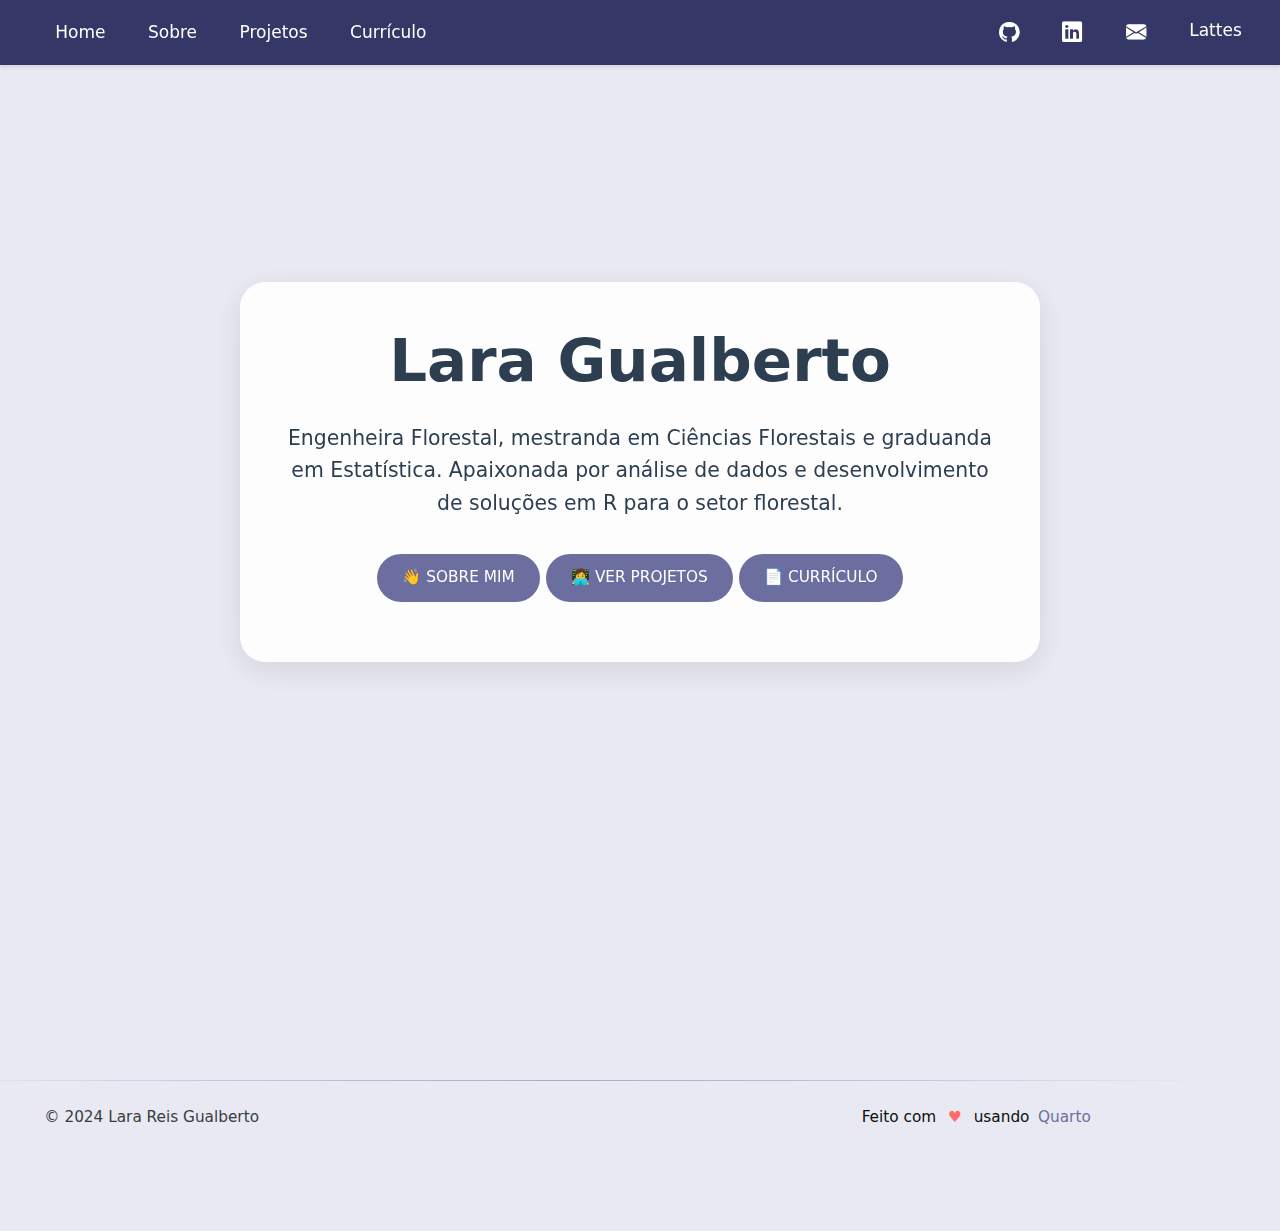
<file: docs/index.html>
<!DOCTYPE html>
<html xmlns="http://www.w3.org/1999/xhtml" lang="en" xml:lang="en"><head>

<meta charset="utf-8">
<meta name="generator" content="quarto-1.6.40">

<meta name="viewport" content="width=device-width, initial-scale=1.0, user-scalable=yes">


<title>quarto-input1f56a3f4cb7c58f6</title>
<style>
code{white-space: pre-wrap;}
span.smallcaps{font-variant: small-caps;}
div.columns{display: flex; gap: min(4vw, 1.5em);}
div.column{flex: auto; overflow-x: auto;}
div.hanging-indent{margin-left: 1.5em; text-indent: -1.5em;}
ul.task-list{list-style: none;}
ul.task-list li input[type="checkbox"] {
  width: 0.8em;
  margin: 0 0.8em 0.2em -1em; /* quarto-specific, see https://github.com/quarto-dev/quarto-cli/issues/4556 */ 
  vertical-align: middle;
}
</style>


<script src="site_libs/quarto-nav/quarto-nav.js"></script>
<script src="site_libs/quarto-nav/headroom.min.js"></script>
<script src="site_libs/clipboard/clipboard.min.js"></script>
<script src="site_libs/quarto-html/quarto.js"></script>
<script src="site_libs/quarto-html/popper.min.js"></script>
<script src="site_libs/quarto-html/tippy.umd.min.js"></script>
<script src="site_libs/quarto-html/anchor.min.js"></script>
<link href="site_libs/quarto-html/tippy.css" rel="stylesheet">
<link href="site_libs/quarto-html/quarto-syntax-highlighting-549806ee2085284f45b00abea8c6df48.css" rel="stylesheet" id="quarto-text-highlighting-styles">
<script src="site_libs/bootstrap/bootstrap.min.js"></script>
<link href="site_libs/bootstrap/bootstrap-icons.css" rel="stylesheet">
<link href="site_libs/bootstrap/bootstrap-680f34779c293994c6b29a9680d1af4e.min.css" rel="stylesheet" append-hash="true" id="quarto-bootstrap" data-mode="light">
<script id="quarto-search-options" type="application/json">{
  "language": {
    "search-no-results-text": "No results",
    "search-matching-documents-text": "matching documents",
    "search-copy-link-title": "Copy link to search",
    "search-hide-matches-text": "Hide additional matches",
    "search-more-match-text": "more match in this document",
    "search-more-matches-text": "more matches in this document",
    "search-clear-button-title": "Clear",
    "search-text-placeholder": "",
    "search-detached-cancel-button-title": "Cancel",
    "search-submit-button-title": "Submit",
    "search-label": "Search"
  }
}</script>


<link rel="stylesheet" href="styles.css">
</head>

<body class="nav-fixed">

<div id="quarto-search-results"></div>
  <header id="quarto-header" class="headroom fixed-top">
    <nav class="navbar navbar-expand-lg " data-bs-theme="dark">
      <div class="navbar-container container-fluid">
      <div class="navbar-brand-container mx-auto">
    <a class="navbar-brand" href="./index.html">
    <span class="navbar-title"></span>
    </a>
  </div>
          <button class="navbar-toggler" type="button" data-bs-toggle="collapse" data-bs-target="#navbarCollapse" aria-controls="navbarCollapse" role="menu" aria-expanded="false" aria-label="Toggle navigation" onclick="if (window.quartoToggleHeadroom) { window.quartoToggleHeadroom(); }">
  <span class="navbar-toggler-icon"></span>
</button>
          <div class="collapse navbar-collapse" id="navbarCollapse">
            <ul class="navbar-nav navbar-nav-scroll me-auto">
  <li class="nav-item">
    <a class="nav-link active" href="./index.html" aria-current="page"> 
<span class="menu-text">Home</span></a>
  </li>  
  <li class="nav-item">
    <a class="nav-link" href="./about.html"> 
<span class="menu-text">Sobre</span></a>
  </li>  
  <li class="nav-item">
    <a class="nav-link" href="./projects.html"> 
<span class="menu-text">Projetos</span></a>
  </li>  
  <li class="nav-item">
    <a class="nav-link" href="./files/curriculo_lara.pdf"> 
<span class="menu-text">Currículo</span></a>
  </li>  
</ul>
            <ul class="navbar-nav navbar-nav-scroll ms-auto">
  <li class="nav-item compact">
    <a class="nav-link" href="https://github.com/http-la-ra-g"> <i class="bi bi-github" role="img" aria-label="GitHub">
</i> 
<span class="menu-text"></span></a>
  </li>  
  <li class="nav-item compact">
    <a class="nav-link" href="https://www.linkedin.com/in/lara-gualberto-5548b1215/"> <i class="bi bi-linkedin" role="img" aria-label="LinkedIn">
</i> 
<span class="menu-text"></span></a>
  </li>  
  <li class="nav-item compact">
    <a class="nav-link" href="mailto:larargualberto@hotmail.com"> <i class="bi bi-envelope-fill" role="img" aria-label="Email">
</i> 
<span class="menu-text"></span></a>
  </li>  
  <li class="nav-item">
    <a class="nav-link" href="https://buscatextual.cnpq.br/buscatextual/visualizacv.do?id=K2704885A5&amp;tokenCaptchar=[base64]"> 
<span class="menu-text">Lattes</span></a>
  </li>  
</ul>
          </div> <!-- /navcollapse -->
            <div class="quarto-navbar-tools">
</div>
      </div> <!-- /container-fluid -->
    </nav>
</header>
<!-- content -->
<div id="quarto-content" class="quarto-container page-columns page-rows-contents page-layout-full page-navbar">
<!-- sidebar -->
<!-- margin-sidebar -->
    
<!-- main -->
<main class="content page-columns page-full column-body" id="quarto-document-content"><header id="title-block-header" class="quarto-title-block"></header>




<div class="column-page home-page">
<div class="hero-section">
<div class="hero-content">
<div class="hero-title">
<p>Lara Gualberto</p>
</div>
<div class="hero-text">
<p>Engenheira Florestal, mestranda em Ciências Florestais e graduanda em Estatística. Apaixonada por análise de dados e desenvolvimento de soluções em R para o setor florestal.</p>
</div>
<div class="hero-buttons">
<p><a href="./about.html" class="btn btn-primary btn-lg" role="button">👋 SOBRE MIM</a> <a href="./projects.html" class="btn btn-primary btn-lg" role="button">👩‍💻 VER PROJETOS</a> <a href="files/curriculo_lara.pdf" class="btn btn-primary btn-lg" role="button">📄 CURRÍCULO</a></p>
</div>
</div>
</div>
</div>



<footer class="footer-section">
<div class="container">
<div class="footer-content">
<div class="footer-row">
<div class="footer-left">
© 2024 Lara Reis Gualberto
</div>
<div class="footer-right">
Feito com <span class="heart">♥</span> usando <a href="https://quarto.org" target="_blank">Quarto</a>
</div>
</div>
</div>
</div>
</footer></main> <!-- /main -->
<script id="quarto-html-after-body" type="application/javascript">
window.document.addEventListener("DOMContentLoaded", function (event) {
  const toggleBodyColorMode = (bsSheetEl) => {
    const mode = bsSheetEl.getAttribute("data-mode");
    const bodyEl = window.document.querySelector("body");
    if (mode === "dark") {
      bodyEl.classList.add("quarto-dark");
      bodyEl.classList.remove("quarto-light");
    } else {
      bodyEl.classList.add("quarto-light");
      bodyEl.classList.remove("quarto-dark");
    }
  }
  const toggleBodyColorPrimary = () => {
    const bsSheetEl = window.document.querySelector("link#quarto-bootstrap");
    if (bsSheetEl) {
      toggleBodyColorMode(bsSheetEl);
    }
  }
  toggleBodyColorPrimary();  
  const icon = "";
  const anchorJS = new window.AnchorJS();
  anchorJS.options = {
    placement: 'right',
    icon: icon
  };
  anchorJS.add('.anchored');
  const isCodeAnnotation = (el) => {
    for (const clz of el.classList) {
      if (clz.startsWith('code-annotation-')) {                     
        return true;
      }
    }
    return false;
  }
  const onCopySuccess = function(e) {
    // button target
    const button = e.trigger;
    // don't keep focus
    button.blur();
    // flash "checked"
    button.classList.add('code-copy-button-checked');
    var currentTitle = button.getAttribute("title");
    button.setAttribute("title", "Copied!");
    let tooltip;
    if (window.bootstrap) {
      button.setAttribute("data-bs-toggle", "tooltip");
      button.setAttribute("data-bs-placement", "left");
      button.setAttribute("data-bs-title", "Copied!");
      tooltip = new bootstrap.Tooltip(button, 
        { trigger: "manual", 
          customClass: "code-copy-button-tooltip",
          offset: [0, -8]});
      tooltip.show();    
    }
    setTimeout(function() {
      if (tooltip) {
        tooltip.hide();
        button.removeAttribute("data-bs-title");
        button.removeAttribute("data-bs-toggle");
        button.removeAttribute("data-bs-placement");
      }
      button.setAttribute("title", currentTitle);
      button.classList.remove('code-copy-button-checked');
    }, 1000);
    // clear code selection
    e.clearSelection();
  }
  const getTextToCopy = function(trigger) {
      const codeEl = trigger.previousElementSibling.cloneNode(true);
      for (const childEl of codeEl.children) {
        if (isCodeAnnotation(childEl)) {
          childEl.remove();
        }
      }
      return codeEl.innerText;
  }
  const clipboard = new window.ClipboardJS('.code-copy-button:not([data-in-quarto-modal])', {
    text: getTextToCopy
  });
  clipboard.on('success', onCopySuccess);
  if (window.document.getElementById('quarto-embedded-source-code-modal')) {
    const clipboardModal = new window.ClipboardJS('.code-copy-button[data-in-quarto-modal]', {
      text: getTextToCopy,
      container: window.document.getElementById('quarto-embedded-source-code-modal')
    });
    clipboardModal.on('success', onCopySuccess);
  }
    var localhostRegex = new RegExp(/^(?:http|https):\/\/localhost\:?[0-9]*\//);
    var mailtoRegex = new RegExp(/^mailto:/);
      var filterRegex = new RegExp('/' + window.location.host + '/');
    var isInternal = (href) => {
        return filterRegex.test(href) || localhostRegex.test(href) || mailtoRegex.test(href);
    }
    // Inspect non-navigation links and adorn them if external
 	var links = window.document.querySelectorAll('a[href]:not(.nav-link):not(.navbar-brand):not(.toc-action):not(.sidebar-link):not(.sidebar-item-toggle):not(.pagination-link):not(.no-external):not([aria-hidden]):not(.dropdown-item):not(.quarto-navigation-tool):not(.about-link)');
    for (var i=0; i<links.length; i++) {
      const link = links[i];
      if (!isInternal(link.href)) {
        // undo the damage that might have been done by quarto-nav.js in the case of
        // links that we want to consider external
        if (link.dataset.originalHref !== undefined) {
          link.href = link.dataset.originalHref;
        }
      }
    }
  function tippyHover(el, contentFn, onTriggerFn, onUntriggerFn) {
    const config = {
      allowHTML: true,
      maxWidth: 500,
      delay: 100,
      arrow: false,
      appendTo: function(el) {
          return el.parentElement;
      },
      interactive: true,
      interactiveBorder: 10,
      theme: 'quarto',
      placement: 'bottom-start',
    };
    if (contentFn) {
      config.content = contentFn;
    }
    if (onTriggerFn) {
      config.onTrigger = onTriggerFn;
    }
    if (onUntriggerFn) {
      config.onUntrigger = onUntriggerFn;
    }
    window.tippy(el, config); 
  }
  const noterefs = window.document.querySelectorAll('a[role="doc-noteref"]');
  for (var i=0; i<noterefs.length; i++) {
    const ref = noterefs[i];
    tippyHover(ref, function() {
      // use id or data attribute instead here
      let href = ref.getAttribute('data-footnote-href') || ref.getAttribute('href');
      try { href = new URL(href).hash; } catch {}
      const id = href.replace(/^#\/?/, "");
      const note = window.document.getElementById(id);
      if (note) {
        return note.innerHTML;
      } else {
        return "";
      }
    });
  }
  const xrefs = window.document.querySelectorAll('a.quarto-xref');
  const processXRef = (id, note) => {
    // Strip column container classes
    const stripColumnClz = (el) => {
      el.classList.remove("page-full", "page-columns");
      if (el.children) {
        for (const child of el.children) {
          stripColumnClz(child);
        }
      }
    }
    stripColumnClz(note)
    if (id === null || id.startsWith('sec-')) {
      // Special case sections, only their first couple elements
      const container = document.createElement("div");
      if (note.children && note.children.length > 2) {
        container.appendChild(note.children[0].cloneNode(true));
        for (let i = 1; i < note.children.length; i++) {
          const child = note.children[i];
          if (child.tagName === "P" && child.innerText === "") {
            continue;
          } else {
            container.appendChild(child.cloneNode(true));
            break;
          }
        }
        if (window.Quarto?.typesetMath) {
          window.Quarto.typesetMath(container);
        }
        return container.innerHTML
      } else {
        if (window.Quarto?.typesetMath) {
          window.Quarto.typesetMath(note);
        }
        return note.innerHTML;
      }
    } else {
      // Remove any anchor links if they are present
      const anchorLink = note.querySelector('a.anchorjs-link');
      if (anchorLink) {
        anchorLink.remove();
      }
      if (window.Quarto?.typesetMath) {
        window.Quarto.typesetMath(note);
      }
      if (note.classList.contains("callout")) {
        return note.outerHTML;
      } else {
        return note.innerHTML;
      }
    }
  }
  for (var i=0; i<xrefs.length; i++) {
    const xref = xrefs[i];
    tippyHover(xref, undefined, function(instance) {
      instance.disable();
      let url = xref.getAttribute('href');
      let hash = undefined; 
      if (url.startsWith('#')) {
        hash = url;
      } else {
        try { hash = new URL(url).hash; } catch {}
      }
      if (hash) {
        const id = hash.replace(/^#\/?/, "");
        const note = window.document.getElementById(id);
        if (note !== null) {
          try {
            const html = processXRef(id, note.cloneNode(true));
            instance.setContent(html);
          } finally {
            instance.enable();
            instance.show();
          }
        } else {
          // See if we can fetch this
          fetch(url.split('#')[0])
          .then(res => res.text())
          .then(html => {
            const parser = new DOMParser();
            const htmlDoc = parser.parseFromString(html, "text/html");
            const note = htmlDoc.getElementById(id);
            if (note !== null) {
              const html = processXRef(id, note);
              instance.setContent(html);
            } 
          }).finally(() => {
            instance.enable();
            instance.show();
          });
        }
      } else {
        // See if we can fetch a full url (with no hash to target)
        // This is a special case and we should probably do some content thinning / targeting
        fetch(url)
        .then(res => res.text())
        .then(html => {
          const parser = new DOMParser();
          const htmlDoc = parser.parseFromString(html, "text/html");
          const note = htmlDoc.querySelector('main.content');
          if (note !== null) {
            // This should only happen for chapter cross references
            // (since there is no id in the URL)
            // remove the first header
            if (note.children.length > 0 && note.children[0].tagName === "HEADER") {
              note.children[0].remove();
            }
            const html = processXRef(null, note);
            instance.setContent(html);
          } 
        }).finally(() => {
          instance.enable();
          instance.show();
        });
      }
    }, function(instance) {
    });
  }
      let selectedAnnoteEl;
      const selectorForAnnotation = ( cell, annotation) => {
        let cellAttr = 'data-code-cell="' + cell + '"';
        let lineAttr = 'data-code-annotation="' +  annotation + '"';
        const selector = 'span[' + cellAttr + '][' + lineAttr + ']';
        return selector;
      }
      const selectCodeLines = (annoteEl) => {
        const doc = window.document;
        const targetCell = annoteEl.getAttribute("data-target-cell");
        const targetAnnotation = annoteEl.getAttribute("data-target-annotation");
        const annoteSpan = window.document.querySelector(selectorForAnnotation(targetCell, targetAnnotation));
        const lines = annoteSpan.getAttribute("data-code-lines").split(",");
        const lineIds = lines.map((line) => {
          return targetCell + "-" + line;
        })
        let top = null;
        let height = null;
        let parent = null;
        if (lineIds.length > 0) {
            //compute the position of the single el (top and bottom and make a div)
            const el = window.document.getElementById(lineIds[0]);
            top = el.offsetTop;
            height = el.offsetHeight;
            parent = el.parentElement.parentElement;
          if (lineIds.length > 1) {
            const lastEl = window.document.getElementById(lineIds[lineIds.length - 1]);
            const bottom = lastEl.offsetTop + lastEl.offsetHeight;
            height = bottom - top;
          }
          if (top !== null && height !== null && parent !== null) {
            // cook up a div (if necessary) and position it 
            let div = window.document.getElementById("code-annotation-line-highlight");
            if (div === null) {
              div = window.document.createElement("div");
              div.setAttribute("id", "code-annotation-line-highlight");
              div.style.position = 'absolute';
              parent.appendChild(div);
            }
            div.style.top = top - 2 + "px";
            div.style.height = height + 4 + "px";
            div.style.left = 0;
            let gutterDiv = window.document.getElementById("code-annotation-line-highlight-gutter");
            if (gutterDiv === null) {
              gutterDiv = window.document.createElement("div");
              gutterDiv.setAttribute("id", "code-annotation-line-highlight-gutter");
              gutterDiv.style.position = 'absolute';
              const codeCell = window.document.getElementById(targetCell);
              const gutter = codeCell.querySelector('.code-annotation-gutter');
              gutter.appendChild(gutterDiv);
            }
            gutterDiv.style.top = top - 2 + "px";
            gutterDiv.style.height = height + 4 + "px";
          }
          selectedAnnoteEl = annoteEl;
        }
      };
      const unselectCodeLines = () => {
        const elementsIds = ["code-annotation-line-highlight", "code-annotation-line-highlight-gutter"];
        elementsIds.forEach((elId) => {
          const div = window.document.getElementById(elId);
          if (div) {
            div.remove();
          }
        });
        selectedAnnoteEl = undefined;
      };
        // Handle positioning of the toggle
    window.addEventListener(
      "resize",
      throttle(() => {
        elRect = undefined;
        if (selectedAnnoteEl) {
          selectCodeLines(selectedAnnoteEl);
        }
      }, 10)
    );
    function throttle(fn, ms) {
    let throttle = false;
    let timer;
      return (...args) => {
        if(!throttle) { // first call gets through
            fn.apply(this, args);
            throttle = true;
        } else { // all the others get throttled
            if(timer) clearTimeout(timer); // cancel #2
            timer = setTimeout(() => {
              fn.apply(this, args);
              timer = throttle = false;
            }, ms);
        }
      };
    }
      // Attach click handler to the DT
      const annoteDls = window.document.querySelectorAll('dt[data-target-cell]');
      for (const annoteDlNode of annoteDls) {
        annoteDlNode.addEventListener('click', (event) => {
          const clickedEl = event.target;
          if (clickedEl !== selectedAnnoteEl) {
            unselectCodeLines();
            const activeEl = window.document.querySelector('dt[data-target-cell].code-annotation-active');
            if (activeEl) {
              activeEl.classList.remove('code-annotation-active');
            }
            selectCodeLines(clickedEl);
            clickedEl.classList.add('code-annotation-active');
          } else {
            // Unselect the line
            unselectCodeLines();
            clickedEl.classList.remove('code-annotation-active');
          }
        });
      }
  const findCites = (el) => {
    const parentEl = el.parentElement;
    if (parentEl) {
      const cites = parentEl.dataset.cites;
      if (cites) {
        return {
          el,
          cites: cites.split(' ')
        };
      } else {
        return findCites(el.parentElement)
      }
    } else {
      return undefined;
    }
  };
  var bibliorefs = window.document.querySelectorAll('a[role="doc-biblioref"]');
  for (var i=0; i<bibliorefs.length; i++) {
    const ref = bibliorefs[i];
    const citeInfo = findCites(ref);
    if (citeInfo) {
      tippyHover(citeInfo.el, function() {
        var popup = window.document.createElement('div');
        citeInfo.cites.forEach(function(cite) {
          var citeDiv = window.document.createElement('div');
          citeDiv.classList.add('hanging-indent');
          citeDiv.classList.add('csl-entry');
          var biblioDiv = window.document.getElementById('ref-' + cite);
          if (biblioDiv) {
            citeDiv.innerHTML = biblioDiv.innerHTML;
          }
          popup.appendChild(citeDiv);
        });
        return popup.innerHTML;
      });
    }
  }
});
</script>
</div> <!-- /content -->




</body></html>
</file>
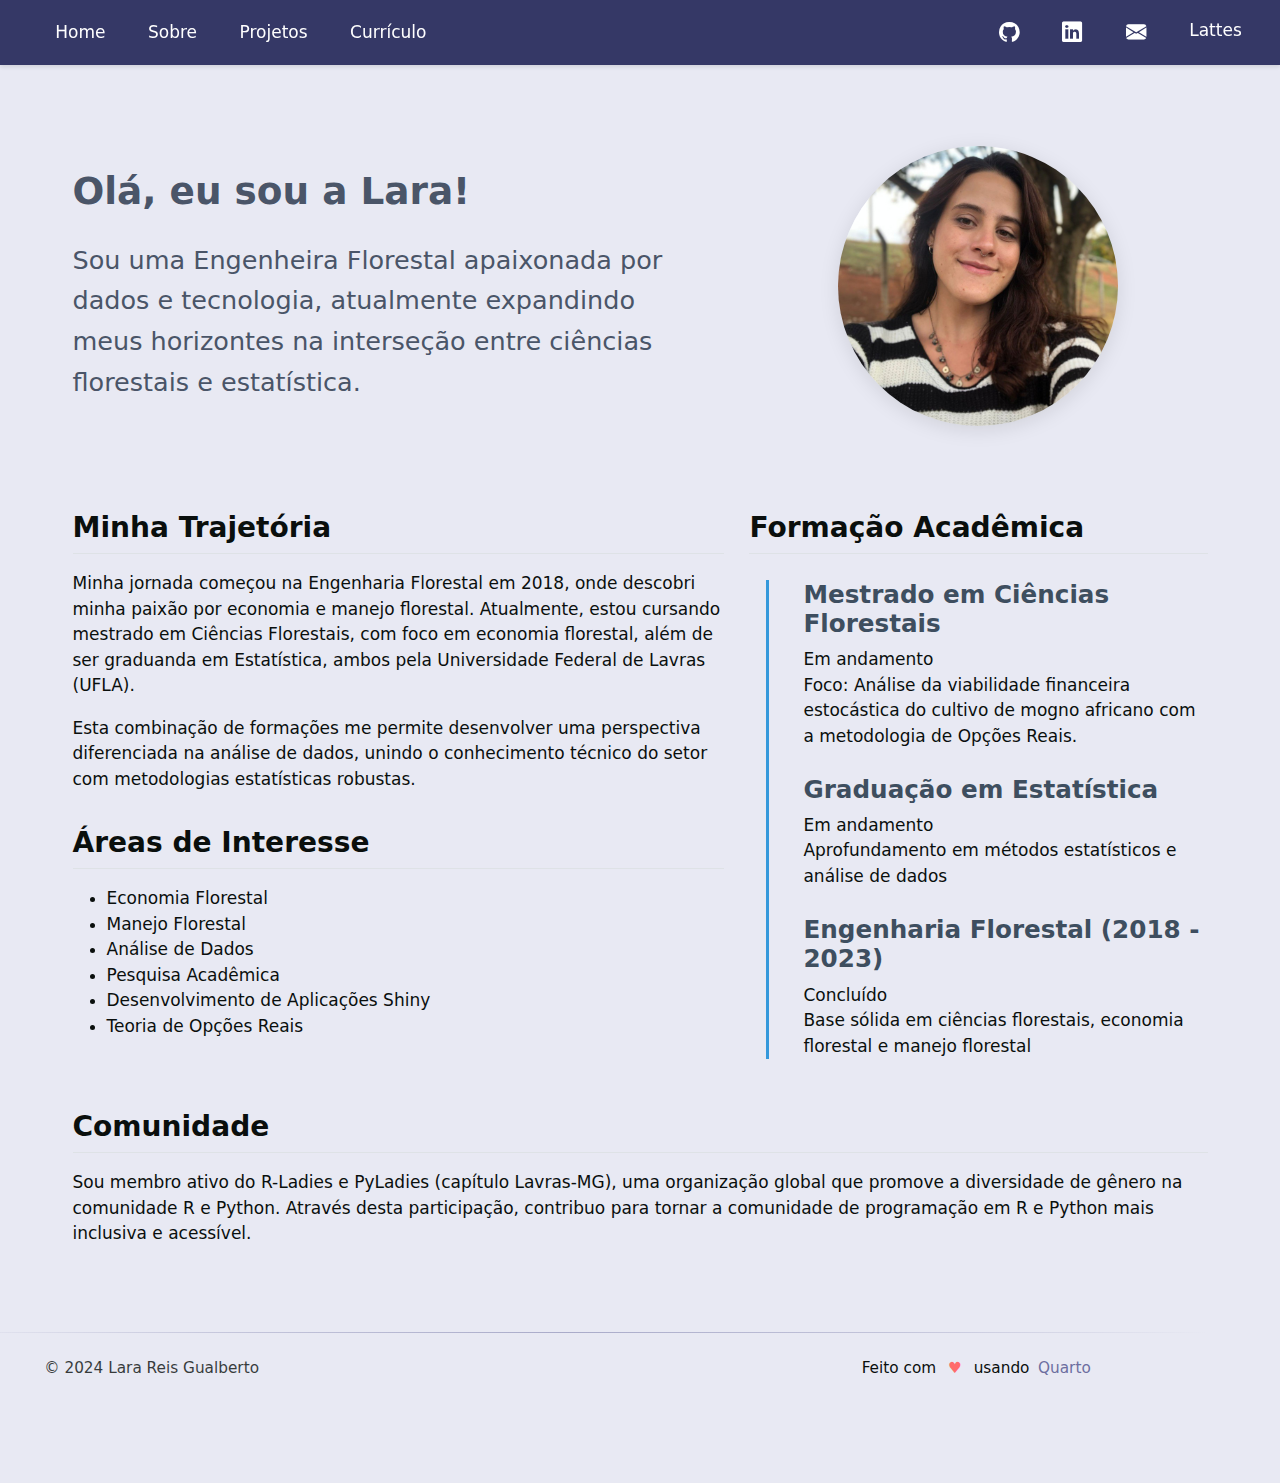
<file: docs/about.html>
<!DOCTYPE html>
<html xmlns="http://www.w3.org/1999/xhtml" lang="en" xml:lang="en"><head>

<meta charset="utf-8">
<meta name="generator" content="quarto-1.6.40">

<meta name="viewport" content="width=device-width, initial-scale=1.0, user-scalable=yes">


<title>quarto-input9535c219f6434be9</title>
<style>
code{white-space: pre-wrap;}
span.smallcaps{font-variant: small-caps;}
div.columns{display: flex; gap: min(4vw, 1.5em);}
div.column{flex: auto; overflow-x: auto;}
div.hanging-indent{margin-left: 1.5em; text-indent: -1.5em;}
ul.task-list{list-style: none;}
ul.task-list li input[type="checkbox"] {
  width: 0.8em;
  margin: 0 0.8em 0.2em -1em; /* quarto-specific, see https://github.com/quarto-dev/quarto-cli/issues/4556 */ 
  vertical-align: middle;
}
</style>


<script src="site_libs/quarto-nav/quarto-nav.js"></script>
<script src="site_libs/quarto-nav/headroom.min.js"></script>
<script src="site_libs/clipboard/clipboard.min.js"></script>
<script src="site_libs/quarto-html/quarto.js"></script>
<script src="site_libs/quarto-html/popper.min.js"></script>
<script src="site_libs/quarto-html/tippy.umd.min.js"></script>
<script src="site_libs/quarto-html/anchor.min.js"></script>
<link href="site_libs/quarto-html/tippy.css" rel="stylesheet">
<link href="site_libs/quarto-html/quarto-syntax-highlighting-549806ee2085284f45b00abea8c6df48.css" rel="stylesheet" id="quarto-text-highlighting-styles">
<script src="site_libs/bootstrap/bootstrap.min.js"></script>
<link href="site_libs/bootstrap/bootstrap-icons.css" rel="stylesheet">
<link href="site_libs/bootstrap/bootstrap-680f34779c293994c6b29a9680d1af4e.min.css" rel="stylesheet" append-hash="true" id="quarto-bootstrap" data-mode="light">
<script id="quarto-search-options" type="application/json">{
  "language": {
    "search-no-results-text": "No results",
    "search-matching-documents-text": "matching documents",
    "search-copy-link-title": "Copy link to search",
    "search-hide-matches-text": "Hide additional matches",
    "search-more-match-text": "more match in this document",
    "search-more-matches-text": "more matches in this document",
    "search-clear-button-title": "Clear",
    "search-text-placeholder": "",
    "search-detached-cancel-button-title": "Cancel",
    "search-submit-button-title": "Submit",
    "search-label": "Search"
  }
}</script>


<link rel="stylesheet" href="styles.css">
</head>

<body class="nav-fixed">

<div id="quarto-search-results"></div>
  <header id="quarto-header" class="headroom fixed-top">
    <nav class="navbar navbar-expand-lg " data-bs-theme="dark">
      <div class="navbar-container container-fluid">
      <div class="navbar-brand-container mx-auto">
    <a class="navbar-brand" href="./index.html">
    <span class="navbar-title"></span>
    </a>
  </div>
          <button class="navbar-toggler" type="button" data-bs-toggle="collapse" data-bs-target="#navbarCollapse" aria-controls="navbarCollapse" role="menu" aria-expanded="false" aria-label="Toggle navigation" onclick="if (window.quartoToggleHeadroom) { window.quartoToggleHeadroom(); }">
  <span class="navbar-toggler-icon"></span>
</button>
          <div class="collapse navbar-collapse" id="navbarCollapse">
            <ul class="navbar-nav navbar-nav-scroll me-auto">
  <li class="nav-item">
    <a class="nav-link" href="./index.html"> 
<span class="menu-text">Home</span></a>
  </li>  
  <li class="nav-item">
    <a class="nav-link active" href="./about.html" aria-current="page"> 
<span class="menu-text">Sobre</span></a>
  </li>  
  <li class="nav-item">
    <a class="nav-link" href="./projects.html"> 
<span class="menu-text">Projetos</span></a>
  </li>  
  <li class="nav-item">
    <a class="nav-link" href="./files/curriculo_lara.pdf"> 
<span class="menu-text">Currículo</span></a>
  </li>  
</ul>
            <ul class="navbar-nav navbar-nav-scroll ms-auto">
  <li class="nav-item compact">
    <a class="nav-link" href="https://github.com/http-la-ra-g"> <i class="bi bi-github" role="img" aria-label="GitHub">
</i> 
<span class="menu-text"></span></a>
  </li>  
  <li class="nav-item compact">
    <a class="nav-link" href="https://www.linkedin.com/in/lara-gualberto-5548b1215/"> <i class="bi bi-linkedin" role="img" aria-label="LinkedIn">
</i> 
<span class="menu-text"></span></a>
  </li>  
  <li class="nav-item compact">
    <a class="nav-link" href="mailto:larargualberto@hotmail.com"> <i class="bi bi-envelope-fill" role="img" aria-label="Email">
</i> 
<span class="menu-text"></span></a>
  </li>  
  <li class="nav-item">
    <a class="nav-link" href="https://buscatextual.cnpq.br/buscatextual/visualizacv.do?id=K2704885A5&amp;tokenCaptchar=[base64]"> 
<span class="menu-text">Lattes</span></a>
  </li>  
</ul>
          </div> <!-- /navcollapse -->
            <div class="quarto-navbar-tools">
</div>
      </div> <!-- /container-fluid -->
    </nav>
</header>
<!-- content -->
<div id="quarto-content" class="quarto-container page-columns page-rows-contents page-layout-full page-navbar">
<!-- sidebar -->
<!-- margin-sidebar -->
    
<!-- main -->
<main class="content page-columns page-full column-body" id="quarto-document-content"><header id="title-block-header" class="quarto-title-block"></header>




<div class="column-page">
<div class="about-header">
<div class="grid">
<div class="g-col-7 header-text">
<div class="lead">
<div class="header-title">
<p>Olá, eu sou a Lara!</p>
</div>
<p>Sou uma Engenheira Florestal apaixonada por dados e tecnologia, atualmente expandindo meus horizontes na interseção entre ciências florestais e estatística.</p>
</div>
</div>
<div class="g-col-5 header-image">
<p><img src="images/1730503479147.jpeg" class="rounded-circle img-fluid"></p>
</div>
</div>
</div>
<div class="grid">
<div class="g-col-7">
<section id="minha-trajetória" class="level2">
<h2 class="anchored" data-anchor-id="minha-trajetória">Minha Trajetória</h2>
<p>Minha jornada começou na Engenharia Florestal em 2018, onde descobri minha paixão por economia e manejo florestal. Atualmente, estou cursando mestrado em Ciências Florestais, com foco em economia florestal, além de ser graduanda em Estatística, ambos pela Universidade Federal de Lavras (UFLA).</p>
<p>Esta combinação de formações me permite desenvolver uma perspectiva diferenciada na análise de dados, unindo o conhecimento técnico do setor com metodologias estatísticas robustas.</p>
</section>
<section id="áreas-de-interesse" class="level2">
<h2 class="anchored" data-anchor-id="áreas-de-interesse">Áreas de Interesse</h2>
<ul>
<li>Economia Florestal</li>
<li>Manejo Florestal</li>
<li>Análise de Dados</li>
<li>Pesquisa Acadêmica</li>
<li>Desenvolvimento de Aplicações Shiny</li>
<li>Teoria de Opções Reais</li>
</ul>
</section>
</div>
<section id="formação-acadêmica" class="level2 g-col-5">
<h2 class="anchored" data-anchor-id="formação-acadêmica">Formação Acadêmica</h2>
<div class="timeline">
<section id="mestrado-em-ciências-florestais" class="level3">
<h3 class="anchored" data-anchor-id="mestrado-em-ciências-florestais">Mestrado em Ciências Florestais</h3>
<p>Em andamento<br>
Foco: Análise da viabilidade financeira estocástica do cultivo de mogno africano com a metodologia de Opções Reais.</p>
</section>
<section id="graduação-em-estatística" class="level3">
<h3 class="anchored" data-anchor-id="graduação-em-estatística">Graduação em Estatística</h3>
<p>Em andamento<br>
Aprofundamento em métodos estatísticos e análise de dados</p>
</section>
<section id="engenharia-florestal-2018---2023" class="level3">
<h3 class="anchored" data-anchor-id="engenharia-florestal-2018---2023">Engenharia Florestal (2018 - 2023)</h3>
<p>Concluído<br>
Base sólida em ciências florestais, economia florestal e manejo florestal</p>
</section>
</div>
</section>
</div>
<section id="comunidade" class="level2">
<h2 class="anchored" data-anchor-id="comunidade">Comunidade</h2>
<p>Sou membro ativo do R-Ladies e PyLadies (capítulo Lavras-MG), uma organização global que promove a diversidade de gênero na comunidade R e Python. Através desta participação, contribuo para tornar a comunidade de programação em R e Python mais inclusiva e acessível.</p>
</section>
</div>



<footer class="footer-section">
<div class="container">
<div class="footer-content">
<div class="footer-row">
<div class="footer-left">
© 2024 Lara Reis Gualberto
</div>
<div class="footer-right">
Feito com <span class="heart">♥</span> usando <a href="https://quarto.org" target="_blank">Quarto</a>
</div>
</div>
</div>
</div>
</footer></main> <!-- /main -->
<script id="quarto-html-after-body" type="application/javascript">
window.document.addEventListener("DOMContentLoaded", function (event) {
  const toggleBodyColorMode = (bsSheetEl) => {
    const mode = bsSheetEl.getAttribute("data-mode");
    const bodyEl = window.document.querySelector("body");
    if (mode === "dark") {
      bodyEl.classList.add("quarto-dark");
      bodyEl.classList.remove("quarto-light");
    } else {
      bodyEl.classList.add("quarto-light");
      bodyEl.classList.remove("quarto-dark");
    }
  }
  const toggleBodyColorPrimary = () => {
    const bsSheetEl = window.document.querySelector("link#quarto-bootstrap");
    if (bsSheetEl) {
      toggleBodyColorMode(bsSheetEl);
    }
  }
  toggleBodyColorPrimary();  
  const icon = "";
  const anchorJS = new window.AnchorJS();
  anchorJS.options = {
    placement: 'right',
    icon: icon
  };
  anchorJS.add('.anchored');
  const isCodeAnnotation = (el) => {
    for (const clz of el.classList) {
      if (clz.startsWith('code-annotation-')) {                     
        return true;
      }
    }
    return false;
  }
  const onCopySuccess = function(e) {
    // button target
    const button = e.trigger;
    // don't keep focus
    button.blur();
    // flash "checked"
    button.classList.add('code-copy-button-checked');
    var currentTitle = button.getAttribute("title");
    button.setAttribute("title", "Copied!");
    let tooltip;
    if (window.bootstrap) {
      button.setAttribute("data-bs-toggle", "tooltip");
      button.setAttribute("data-bs-placement", "left");
      button.setAttribute("data-bs-title", "Copied!");
      tooltip = new bootstrap.Tooltip(button, 
        { trigger: "manual", 
          customClass: "code-copy-button-tooltip",
          offset: [0, -8]});
      tooltip.show();    
    }
    setTimeout(function() {
      if (tooltip) {
        tooltip.hide();
        button.removeAttribute("data-bs-title");
        button.removeAttribute("data-bs-toggle");
        button.removeAttribute("data-bs-placement");
      }
      button.setAttribute("title", currentTitle);
      button.classList.remove('code-copy-button-checked');
    }, 1000);
    // clear code selection
    e.clearSelection();
  }
  const getTextToCopy = function(trigger) {
      const codeEl = trigger.previousElementSibling.cloneNode(true);
      for (const childEl of codeEl.children) {
        if (isCodeAnnotation(childEl)) {
          childEl.remove();
        }
      }
      return codeEl.innerText;
  }
  const clipboard = new window.ClipboardJS('.code-copy-button:not([data-in-quarto-modal])', {
    text: getTextToCopy
  });
  clipboard.on('success', onCopySuccess);
  if (window.document.getElementById('quarto-embedded-source-code-modal')) {
    const clipboardModal = new window.ClipboardJS('.code-copy-button[data-in-quarto-modal]', {
      text: getTextToCopy,
      container: window.document.getElementById('quarto-embedded-source-code-modal')
    });
    clipboardModal.on('success', onCopySuccess);
  }
    var localhostRegex = new RegExp(/^(?:http|https):\/\/localhost\:?[0-9]*\//);
    var mailtoRegex = new RegExp(/^mailto:/);
      var filterRegex = new RegExp('/' + window.location.host + '/');
    var isInternal = (href) => {
        return filterRegex.test(href) || localhostRegex.test(href) || mailtoRegex.test(href);
    }
    // Inspect non-navigation links and adorn them if external
 	var links = window.document.querySelectorAll('a[href]:not(.nav-link):not(.navbar-brand):not(.toc-action):not(.sidebar-link):not(.sidebar-item-toggle):not(.pagination-link):not(.no-external):not([aria-hidden]):not(.dropdown-item):not(.quarto-navigation-tool):not(.about-link)');
    for (var i=0; i<links.length; i++) {
      const link = links[i];
      if (!isInternal(link.href)) {
        // undo the damage that might have been done by quarto-nav.js in the case of
        // links that we want to consider external
        if (link.dataset.originalHref !== undefined) {
          link.href = link.dataset.originalHref;
        }
      }
    }
  function tippyHover(el, contentFn, onTriggerFn, onUntriggerFn) {
    const config = {
      allowHTML: true,
      maxWidth: 500,
      delay: 100,
      arrow: false,
      appendTo: function(el) {
          return el.parentElement;
      },
      interactive: true,
      interactiveBorder: 10,
      theme: 'quarto',
      placement: 'bottom-start',
    };
    if (contentFn) {
      config.content = contentFn;
    }
    if (onTriggerFn) {
      config.onTrigger = onTriggerFn;
    }
    if (onUntriggerFn) {
      config.onUntrigger = onUntriggerFn;
    }
    window.tippy(el, config); 
  }
  const noterefs = window.document.querySelectorAll('a[role="doc-noteref"]');
  for (var i=0; i<noterefs.length; i++) {
    const ref = noterefs[i];
    tippyHover(ref, function() {
      // use id or data attribute instead here
      let href = ref.getAttribute('data-footnote-href') || ref.getAttribute('href');
      try { href = new URL(href).hash; } catch {}
      const id = href.replace(/^#\/?/, "");
      const note = window.document.getElementById(id);
      if (note) {
        return note.innerHTML;
      } else {
        return "";
      }
    });
  }
  const xrefs = window.document.querySelectorAll('a.quarto-xref');
  const processXRef = (id, note) => {
    // Strip column container classes
    const stripColumnClz = (el) => {
      el.classList.remove("page-full", "page-columns");
      if (el.children) {
        for (const child of el.children) {
          stripColumnClz(child);
        }
      }
    }
    stripColumnClz(note)
    if (id === null || id.startsWith('sec-')) {
      // Special case sections, only their first couple elements
      const container = document.createElement("div");
      if (note.children && note.children.length > 2) {
        container.appendChild(note.children[0].cloneNode(true));
        for (let i = 1; i < note.children.length; i++) {
          const child = note.children[i];
          if (child.tagName === "P" && child.innerText === "") {
            continue;
          } else {
            container.appendChild(child.cloneNode(true));
            break;
          }
        }
        if (window.Quarto?.typesetMath) {
          window.Quarto.typesetMath(container);
        }
        return container.innerHTML
      } else {
        if (window.Quarto?.typesetMath) {
          window.Quarto.typesetMath(note);
        }
        return note.innerHTML;
      }
    } else {
      // Remove any anchor links if they are present
      const anchorLink = note.querySelector('a.anchorjs-link');
      if (anchorLink) {
        anchorLink.remove();
      }
      if (window.Quarto?.typesetMath) {
        window.Quarto.typesetMath(note);
      }
      if (note.classList.contains("callout")) {
        return note.outerHTML;
      } else {
        return note.innerHTML;
      }
    }
  }
  for (var i=0; i<xrefs.length; i++) {
    const xref = xrefs[i];
    tippyHover(xref, undefined, function(instance) {
      instance.disable();
      let url = xref.getAttribute('href');
      let hash = undefined; 
      if (url.startsWith('#')) {
        hash = url;
      } else {
        try { hash = new URL(url).hash; } catch {}
      }
      if (hash) {
        const id = hash.replace(/^#\/?/, "");
        const note = window.document.getElementById(id);
        if (note !== null) {
          try {
            const html = processXRef(id, note.cloneNode(true));
            instance.setContent(html);
          } finally {
            instance.enable();
            instance.show();
          }
        } else {
          // See if we can fetch this
          fetch(url.split('#')[0])
          .then(res => res.text())
          .then(html => {
            const parser = new DOMParser();
            const htmlDoc = parser.parseFromString(html, "text/html");
            const note = htmlDoc.getElementById(id);
            if (note !== null) {
              const html = processXRef(id, note);
              instance.setContent(html);
            } 
          }).finally(() => {
            instance.enable();
            instance.show();
          });
        }
      } else {
        // See if we can fetch a full url (with no hash to target)
        // This is a special case and we should probably do some content thinning / targeting
        fetch(url)
        .then(res => res.text())
        .then(html => {
          const parser = new DOMParser();
          const htmlDoc = parser.parseFromString(html, "text/html");
          const note = htmlDoc.querySelector('main.content');
          if (note !== null) {
            // This should only happen for chapter cross references
            // (since there is no id in the URL)
            // remove the first header
            if (note.children.length > 0 && note.children[0].tagName === "HEADER") {
              note.children[0].remove();
            }
            const html = processXRef(null, note);
            instance.setContent(html);
          } 
        }).finally(() => {
          instance.enable();
          instance.show();
        });
      }
    }, function(instance) {
    });
  }
      let selectedAnnoteEl;
      const selectorForAnnotation = ( cell, annotation) => {
        let cellAttr = 'data-code-cell="' + cell + '"';
        let lineAttr = 'data-code-annotation="' +  annotation + '"';
        const selector = 'span[' + cellAttr + '][' + lineAttr + ']';
        return selector;
      }
      const selectCodeLines = (annoteEl) => {
        const doc = window.document;
        const targetCell = annoteEl.getAttribute("data-target-cell");
        const targetAnnotation = annoteEl.getAttribute("data-target-annotation");
        const annoteSpan = window.document.querySelector(selectorForAnnotation(targetCell, targetAnnotation));
        const lines = annoteSpan.getAttribute("data-code-lines").split(",");
        const lineIds = lines.map((line) => {
          return targetCell + "-" + line;
        })
        let top = null;
        let height = null;
        let parent = null;
        if (lineIds.length > 0) {
            //compute the position of the single el (top and bottom and make a div)
            const el = window.document.getElementById(lineIds[0]);
            top = el.offsetTop;
            height = el.offsetHeight;
            parent = el.parentElement.parentElement;
          if (lineIds.length > 1) {
            const lastEl = window.document.getElementById(lineIds[lineIds.length - 1]);
            const bottom = lastEl.offsetTop + lastEl.offsetHeight;
            height = bottom - top;
          }
          if (top !== null && height !== null && parent !== null) {
            // cook up a div (if necessary) and position it 
            let div = window.document.getElementById("code-annotation-line-highlight");
            if (div === null) {
              div = window.document.createElement("div");
              div.setAttribute("id", "code-annotation-line-highlight");
              div.style.position = 'absolute';
              parent.appendChild(div);
            }
            div.style.top = top - 2 + "px";
            div.style.height = height + 4 + "px";
            div.style.left = 0;
            let gutterDiv = window.document.getElementById("code-annotation-line-highlight-gutter");
            if (gutterDiv === null) {
              gutterDiv = window.document.createElement("div");
              gutterDiv.setAttribute("id", "code-annotation-line-highlight-gutter");
              gutterDiv.style.position = 'absolute';
              const codeCell = window.document.getElementById(targetCell);
              const gutter = codeCell.querySelector('.code-annotation-gutter');
              gutter.appendChild(gutterDiv);
            }
            gutterDiv.style.top = top - 2 + "px";
            gutterDiv.style.height = height + 4 + "px";
          }
          selectedAnnoteEl = annoteEl;
        }
      };
      const unselectCodeLines = () => {
        const elementsIds = ["code-annotation-line-highlight", "code-annotation-line-highlight-gutter"];
        elementsIds.forEach((elId) => {
          const div = window.document.getElementById(elId);
          if (div) {
            div.remove();
          }
        });
        selectedAnnoteEl = undefined;
      };
        // Handle positioning of the toggle
    window.addEventListener(
      "resize",
      throttle(() => {
        elRect = undefined;
        if (selectedAnnoteEl) {
          selectCodeLines(selectedAnnoteEl);
        }
      }, 10)
    );
    function throttle(fn, ms) {
    let throttle = false;
    let timer;
      return (...args) => {
        if(!throttle) { // first call gets through
            fn.apply(this, args);
            throttle = true;
        } else { // all the others get throttled
            if(timer) clearTimeout(timer); // cancel #2
            timer = setTimeout(() => {
              fn.apply(this, args);
              timer = throttle = false;
            }, ms);
        }
      };
    }
      // Attach click handler to the DT
      const annoteDls = window.document.querySelectorAll('dt[data-target-cell]');
      for (const annoteDlNode of annoteDls) {
        annoteDlNode.addEventListener('click', (event) => {
          const clickedEl = event.target;
          if (clickedEl !== selectedAnnoteEl) {
            unselectCodeLines();
            const activeEl = window.document.querySelector('dt[data-target-cell].code-annotation-active');
            if (activeEl) {
              activeEl.classList.remove('code-annotation-active');
            }
            selectCodeLines(clickedEl);
            clickedEl.classList.add('code-annotation-active');
          } else {
            // Unselect the line
            unselectCodeLines();
            clickedEl.classList.remove('code-annotation-active');
          }
        });
      }
  const findCites = (el) => {
    const parentEl = el.parentElement;
    if (parentEl) {
      const cites = parentEl.dataset.cites;
      if (cites) {
        return {
          el,
          cites: cites.split(' ')
        };
      } else {
        return findCites(el.parentElement)
      }
    } else {
      return undefined;
    }
  };
  var bibliorefs = window.document.querySelectorAll('a[role="doc-biblioref"]');
  for (var i=0; i<bibliorefs.length; i++) {
    const ref = bibliorefs[i];
    const citeInfo = findCites(ref);
    if (citeInfo) {
      tippyHover(citeInfo.el, function() {
        var popup = window.document.createElement('div');
        citeInfo.cites.forEach(function(cite) {
          var citeDiv = window.document.createElement('div');
          citeDiv.classList.add('hanging-indent');
          citeDiv.classList.add('csl-entry');
          var biblioDiv = window.document.getElementById('ref-' + cite);
          if (biblioDiv) {
            citeDiv.innerHTML = biblioDiv.innerHTML;
          }
          popup.appendChild(citeDiv);
        });
        return popup.innerHTML;
      });
    }
  }
});
</script>
</div> <!-- /content -->




</body></html>
</file>
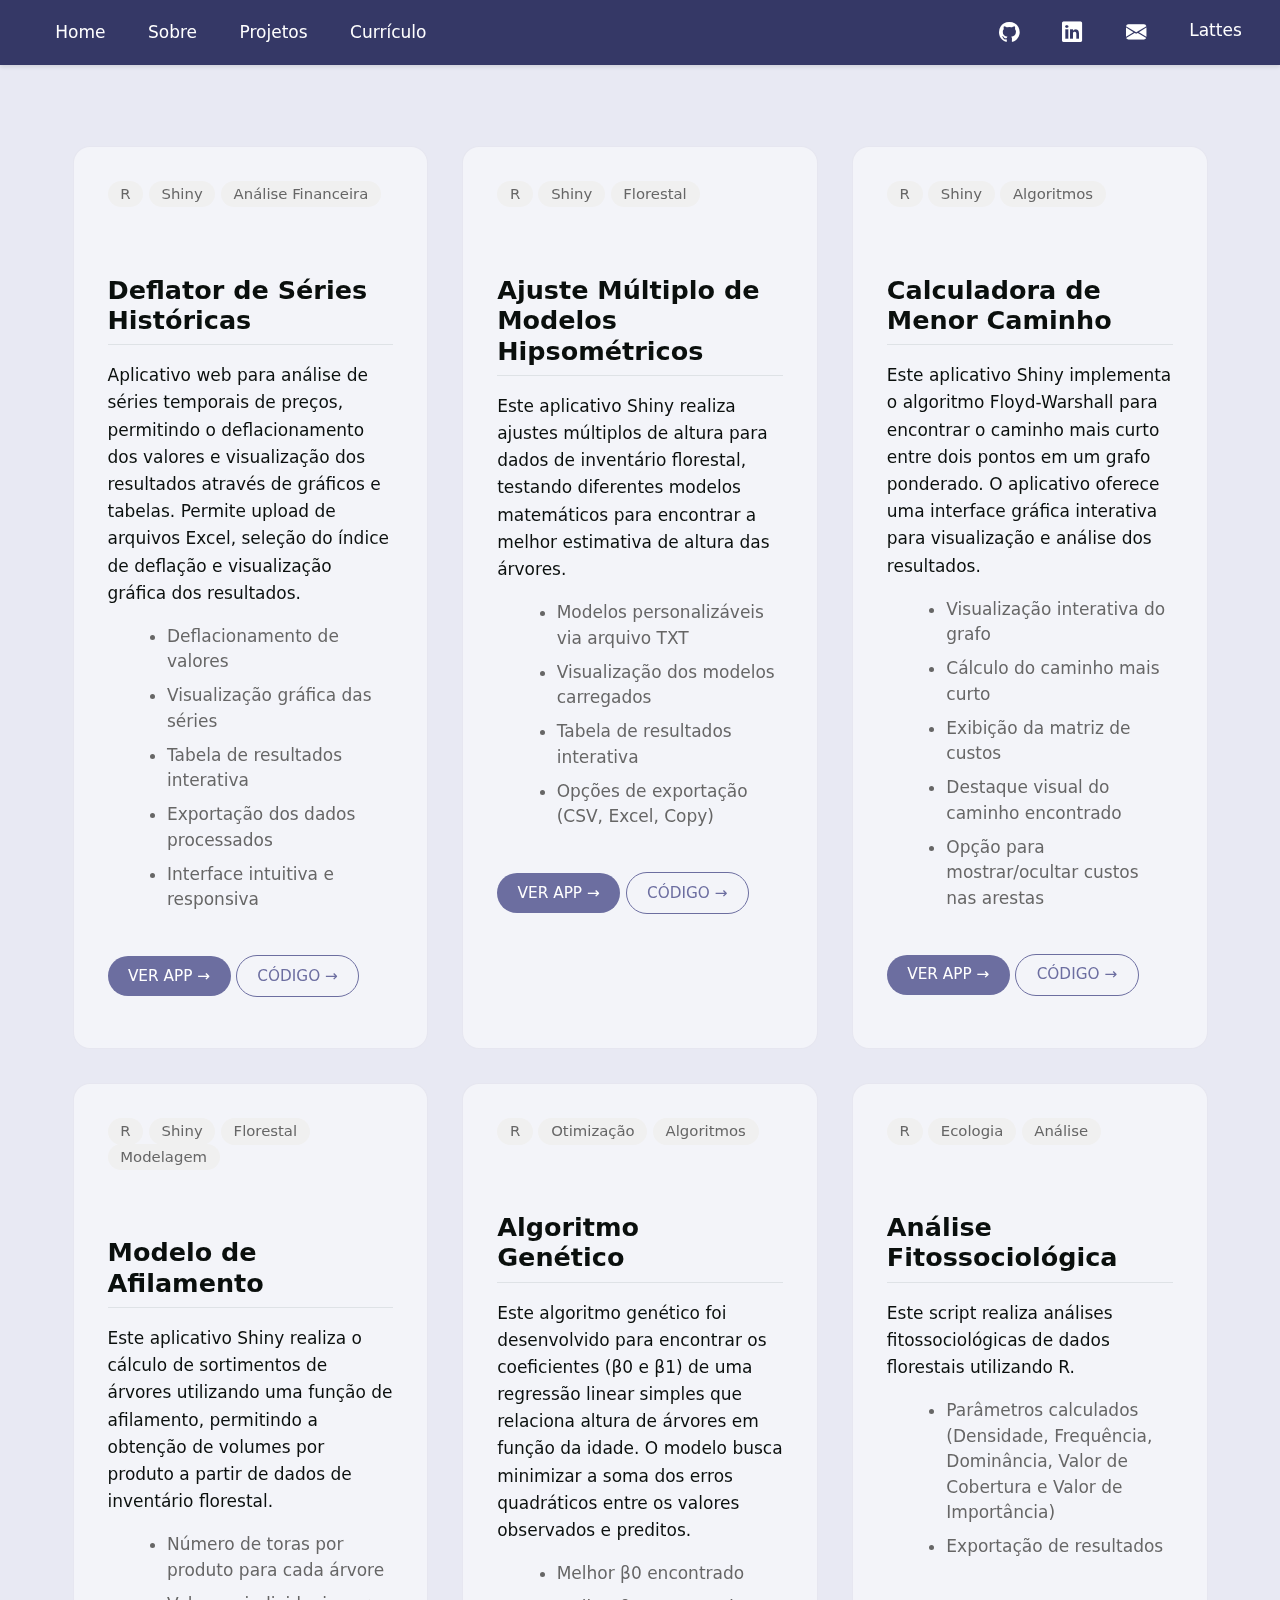
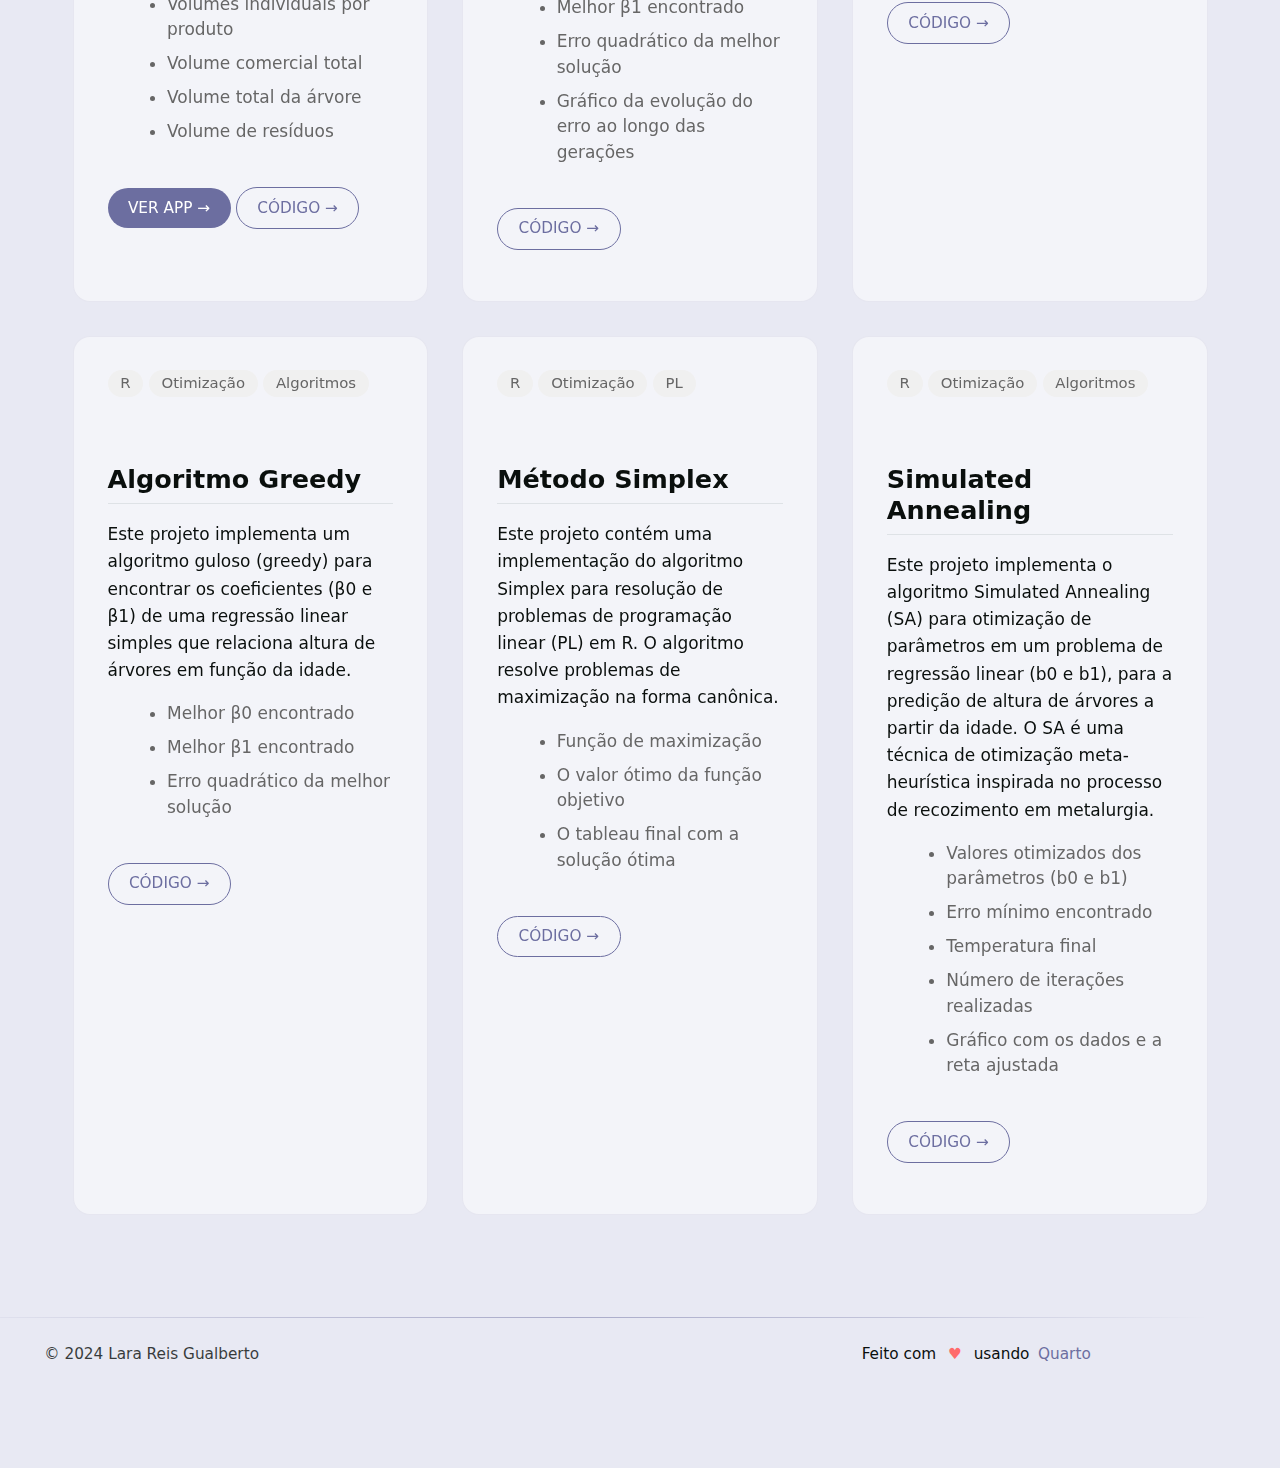
<file: docs/projects.html>
<!DOCTYPE html>
<html xmlns="http://www.w3.org/1999/xhtml" lang="en" xml:lang="en"><head>

<meta charset="utf-8">
<meta name="generator" content="quarto-1.6.40">

<meta name="viewport" content="width=device-width, initial-scale=1.0, user-scalable=yes">


<title>quarto-inputdb3178021854b7b2</title>
<style>
code{white-space: pre-wrap;}
span.smallcaps{font-variant: small-caps;}
div.columns{display: flex; gap: min(4vw, 1.5em);}
div.column{flex: auto; overflow-x: auto;}
div.hanging-indent{margin-left: 1.5em; text-indent: -1.5em;}
ul.task-list{list-style: none;}
ul.task-list li input[type="checkbox"] {
  width: 0.8em;
  margin: 0 0.8em 0.2em -1em; /* quarto-specific, see https://github.com/quarto-dev/quarto-cli/issues/4556 */ 
  vertical-align: middle;
}
</style>


<script src="site_libs/quarto-nav/quarto-nav.js"></script>
<script src="site_libs/quarto-nav/headroom.min.js"></script>
<script src="site_libs/clipboard/clipboard.min.js"></script>
<script src="site_libs/quarto-html/quarto.js"></script>
<script src="site_libs/quarto-html/popper.min.js"></script>
<script src="site_libs/quarto-html/tippy.umd.min.js"></script>
<script src="site_libs/quarto-html/anchor.min.js"></script>
<link href="site_libs/quarto-html/tippy.css" rel="stylesheet">
<link href="site_libs/quarto-html/quarto-syntax-highlighting-549806ee2085284f45b00abea8c6df48.css" rel="stylesheet" id="quarto-text-highlighting-styles">
<script src="site_libs/bootstrap/bootstrap.min.js"></script>
<link href="site_libs/bootstrap/bootstrap-icons.css" rel="stylesheet">
<link href="site_libs/bootstrap/bootstrap-680f34779c293994c6b29a9680d1af4e.min.css" rel="stylesheet" append-hash="true" id="quarto-bootstrap" data-mode="light">
<script id="quarto-search-options" type="application/json">{
  "language": {
    "search-no-results-text": "No results",
    "search-matching-documents-text": "matching documents",
    "search-copy-link-title": "Copy link to search",
    "search-hide-matches-text": "Hide additional matches",
    "search-more-match-text": "more match in this document",
    "search-more-matches-text": "more matches in this document",
    "search-clear-button-title": "Clear",
    "search-text-placeholder": "",
    "search-detached-cancel-button-title": "Cancel",
    "search-submit-button-title": "Submit",
    "search-label": "Search"
  }
}</script>


<link rel="stylesheet" href="styles.css">
</head>

<body class="nav-fixed">

<div id="quarto-search-results"></div>
  <header id="quarto-header" class="headroom fixed-top">
    <nav class="navbar navbar-expand-lg " data-bs-theme="dark">
      <div class="navbar-container container-fluid">
      <div class="navbar-brand-container mx-auto">
    <a class="navbar-brand" href="./index.html">
    <span class="navbar-title"></span>
    </a>
  </div>
          <button class="navbar-toggler" type="button" data-bs-toggle="collapse" data-bs-target="#navbarCollapse" aria-controls="navbarCollapse" role="menu" aria-expanded="false" aria-label="Toggle navigation" onclick="if (window.quartoToggleHeadroom) { window.quartoToggleHeadroom(); }">
  <span class="navbar-toggler-icon"></span>
</button>
          <div class="collapse navbar-collapse" id="navbarCollapse">
            <ul class="navbar-nav navbar-nav-scroll me-auto">
  <li class="nav-item">
    <a class="nav-link" href="./index.html"> 
<span class="menu-text">Home</span></a>
  </li>  
  <li class="nav-item">
    <a class="nav-link" href="./about.html"> 
<span class="menu-text">Sobre</span></a>
  </li>  
  <li class="nav-item">
    <a class="nav-link active" href="./projects.html" aria-current="page"> 
<span class="menu-text">Projetos</span></a>
  </li>  
  <li class="nav-item">
    <a class="nav-link" href="./files/curriculo_lara.pdf"> 
<span class="menu-text">Currículo</span></a>
  </li>  
</ul>
            <ul class="navbar-nav navbar-nav-scroll ms-auto">
  <li class="nav-item compact">
    <a class="nav-link" href="https://github.com/http-la-ra-g"> <i class="bi bi-github" role="img" aria-label="GitHub">
</i> 
<span class="menu-text"></span></a>
  </li>  
  <li class="nav-item compact">
    <a class="nav-link" href="https://www.linkedin.com/in/lara-gualberto-5548b1215/"> <i class="bi bi-linkedin" role="img" aria-label="LinkedIn">
</i> 
<span class="menu-text"></span></a>
  </li>  
  <li class="nav-item compact">
    <a class="nav-link" href="mailto:larargualberto@hotmail.com"> <i class="bi bi-envelope-fill" role="img" aria-label="Email">
</i> 
<span class="menu-text"></span></a>
  </li>  
  <li class="nav-item">
    <a class="nav-link" href="https://buscatextual.cnpq.br/buscatextual/visualizacv.do?id=K2704885A5&amp;tokenCaptchar=[base64]"> 
<span class="menu-text">Lattes</span></a>
  </li>  
</ul>
          </div> <!-- /navcollapse -->
            <div class="quarto-navbar-tools">
</div>
      </div> <!-- /container-fluid -->
    </nav>
</header>
<!-- content -->
<div id="quarto-content" class="quarto-container page-columns page-rows-contents page-layout-full page-navbar">
<!-- sidebar -->
<!-- margin-sidebar -->
    
<!-- main -->
<main class="content page-columns page-full column-body" id="quarto-document-content"><header id="title-block-header" class="quarto-title-block"></header>




<div class="column-page">
<div class="project-grid grid">
<div class="g-col-4 project-card">
<div class="tag-list">
<p><span class="tag">R</span> <span class="tag">Shiny</span> <span class="tag">Análise Financeira</span></p>
</div>
<section id="deflator-de-séries-históricas" class="level2">
<h2 class="anchored" data-anchor-id="deflator-de-séries-históricas">Deflator de Séries Históricas</h2>
<div class="project-description">
<p>Aplicativo web para análise de séries temporais de preços, permitindo o deflacionamento dos valores e visualização dos resultados através de gráficos e tabelas. Permite upload de arquivos Excel, seleção do índice de deflação e visualização gráfica dos resultados.</p>
</div>
<div class="features-list">
<ul>
<li>Deflacionamento de valores</li>
<li>Visualização gráfica das séries</li>
<li>Tabela de resultados interativa</li>
<li>Exportação dos dados processados</li>
<li>Interface intuitiva e responsiva</li>
</ul>
</div>
<div class="button-container">
<p><a href="https://lara-gualberto.shinyapps.io/deflao/" class="btn btn-primary">Ver APP →</a> <a href="https://github.com/http-la-ra-g/deflation-shiny-app" class="btn btn-secondary">Código →</a></p>
</div>
</section>
</div>
<div class="g-col-4 project-card">
<div class="tag-list">
<p><span class="tag">R</span> <span class="tag">Shiny</span> <span class="tag">Florestal</span></p>
</div>
<section id="ajuste-múltiplo-de-modelos-hipsométricos" class="level2">
<h2 class="anchored" data-anchor-id="ajuste-múltiplo-de-modelos-hipsométricos">Ajuste Múltiplo de Modelos Hipsométricos</h2>
<div class="project-description">
<p>Este aplicativo Shiny realiza ajustes múltiplos de altura para dados de inventário florestal, testando diferentes modelos matemáticos para encontrar a melhor estimativa de altura das árvores.</p>
</div>
<div class="features-list">
<ul>
<li>Modelos personalizáveis via arquivo TXT</li>
<li>Visualização dos modelos carregados</li>
<li>Tabela de resultados interativa</li>
<li>Opções de exportação (CSV, Excel, Copy)</li>
</ul>
</div>
<div class="button-container">
<p><a href="https://lara-gualberto.shinyapps.io/ajuste_multiplo/" class="btn btn-primary">Ver APP →</a> <a href="https://github.com/http-la-ra-g/ajuste-multiplo" class="btn btn-secondary">Código →</a></p>
</div>
</section>
</div>
<div class="g-col-4 project-card">
<div class="tag-list">
<p><span class="tag">R</span> <span class="tag">Shiny</span> <span class="tag">Algoritmos</span></p>
</div>
<section id="calculadora-de-menor-caminho" class="level2">
<h2 class="anchored" data-anchor-id="calculadora-de-menor-caminho">Calculadora de Menor Caminho</h2>
<div class="project-description">
<p>Este aplicativo Shiny implementa o algoritmo Floyd-Warshall para encontrar o caminho mais curto entre dois pontos em um grafo ponderado. O aplicativo oferece uma interface gráfica interativa para visualização e análise dos resultados.</p>
</div>
<div class="features-list">
<ul>
<li>Visualização interativa do grafo</li>
<li>Cálculo do caminho mais curto</li>
<li>Exibição da matriz de custos</li>
<li>Destaque visual do caminho encontrado</li>
<li>Opção para mostrar/ocultar custos nas arestas</li>
</ul>
</div>
<div class="button-container">
<p><a href="https://lara-gualberto.shinyapps.io/floyd_warshall/" class="btn btn-primary">Ver APP →</a> <a href="https://github.com/http-la-ra-g/floyd-warshall" class="btn btn-secondary">Código →</a></p>
</div>
</section>
</div>
<div class="g-col-4 project-card">
<div class="tag-list">
<p><span class="tag">R</span> <span class="tag">Shiny</span> <span class="tag">Florestal</span> <span class="tag">Modelagem</span></p>
</div>
<section id="modelo-de-afilamento" class="level2">
<h2 class="anchored" data-anchor-id="modelo-de-afilamento">Modelo de Afilamento</h2>
<div class="project-description">
<p>Este aplicativo Shiny realiza o cálculo de sortimentos de árvores utilizando uma função de afilamento, permitindo a obtenção de volumes por produto a partir de dados de inventário florestal.</p>
</div>
<div class="features-list">
<ul>
<li>Número de toras por produto para cada árvore</li>
<li>Volumes individuais por produto</li>
<li>Volume comercial total</li>
<li>Volume total da árvore</li>
<li>Volume de resíduos</li>
</ul>
</div>
<div class="button-container">
<p><a href="https://lara-gualberto.shinyapps.io/afilamento/" class="btn btn-primary">Ver APP →</a> <a href="https://github.com/http-la-ra-g/afilamento" class="btn btn-secondary">Código →</a></p>
</div>
</section>
</div>
<div class="g-col-4 project-card">
<div class="tag-list">
<p><span class="tag">R</span> <span class="tag">Otimização</span> <span class="tag">Algoritmos</span></p>
</div>
<section id="algoritmo-genético" class="level2">
<h2 class="anchored" data-anchor-id="algoritmo-genético">Algoritmo Genético</h2>
<div class="project-description">
<p>Este algoritmo genético foi desenvolvido para encontrar os coeficientes (β0 e β1) de uma regressão linear simples que relaciona altura de árvores em função da idade. O modelo busca minimizar a soma dos erros quadráticos entre os valores observados e preditos.</p>
</div>
<div class="features-list">
<ul>
<li>Melhor β0 encontrado</li>
<li>Melhor β1 encontrado</li>
<li>Erro quadrático da melhor solução</li>
<li>Gráfico da evolução do erro ao longo das gerações</li>
</ul>
</div>
<div class="button-container">
<p><a href="https://github.com/http-la-ra-g/genetic-algorithm" class="btn btn-secondary">Código →</a></p>
</div>
</section>
</div>
<div class="g-col-4 project-card">
<div class="tag-list">
<p><span class="tag">R</span> <span class="tag">Ecologia</span> <span class="tag">Análise</span></p>
</div>
<section id="análise-fitossociológica" class="level2">
<h2 class="anchored" data-anchor-id="análise-fitossociológica">Análise Fitossociológica</h2>
<div class="project-description">
<p>Este script realiza análises fitossociológicas de dados florestais utilizando R.</p>
</div>
<div class="features-list">
<ul>
<li>Parâmetros calculados (Densidade, Frequência, Dominância, Valor de Cobertura e Valor de Importância)</li>
<li>Exportação de resultados</li>
</ul>
</div>
<div class="button-container">
<p><a href="https://github.com/http-la-ra-g/fitossociologia" class="btn btn-secondary">Código →</a></p>
</div>
</section>
</div>
<div class="g-col-4 project-card">
<div class="tag-list">
<p><span class="tag">R</span> <span class="tag">Otimização</span> <span class="tag">Algoritmos</span></p>
</div>
<section id="algoritmo-greedy" class="level2">
<h2 class="anchored" data-anchor-id="algoritmo-greedy">Algoritmo Greedy</h2>
<div class="project-description">
<p>Este projeto implementa um algoritmo guloso (greedy) para encontrar os coeficientes (β0 e β1) de uma regressão linear simples que relaciona altura de árvores em função da idade.</p>
</div>
<div class="features-list">
<ul>
<li>Melhor β0 encontrado</li>
<li>Melhor β1 encontrado</li>
<li>Erro quadrático da melhor solução</li>
</ul>
</div>
<div class="button-container">
<p><a href="https://github.com/http-la-ra-g/Greedy" class="btn btn-secondary">Código →</a></p>
</div>
</section>
</div>
<div class="g-col-4 project-card">
<div class="tag-list">
<p><span class="tag">R</span> <span class="tag">Otimização</span> <span class="tag">PL</span></p>
</div>
<section id="método-simplex" class="level2">
<h2 class="anchored" data-anchor-id="método-simplex">Método Simplex</h2>
<div class="project-description">
<p>Este projeto contém uma implementação do algoritmo Simplex para resolução de problemas de programação linear (PL) em R. O algoritmo resolve problemas de maximização na forma canônica.</p>
</div>
<div class="features-list">
<ul>
<li>Função de maximização</li>
<li>O valor ótimo da função objetivo</li>
<li>O tableau final com a solução ótima</li>
</ul>
</div>
<div class="button-container">
<p><a href="https://github.com/http-la-ra-g/Simplex" class="btn btn-secondary">Código →</a></p>
</div>
</section>
</div>
<div class="g-col-4 project-card">
<div class="tag-list">
<p><span class="tag">R</span> <span class="tag">Otimização</span> <span class="tag">Algoritmos</span></p>
</div>
<section id="simulated-annealing" class="level2">
<h2 class="anchored" data-anchor-id="simulated-annealing">Simulated Annealing</h2>
<div class="project-description">
<p>Este projeto implementa o algoritmo Simulated Annealing (SA) para otimização de parâmetros em um problema de regressão linear (b0 e b1), para a predição de altura de árvores a partir da idade. O SA é uma técnica de otimização meta-heurística inspirada no processo de recozimento em metalurgia.</p>
</div>
<div class="features-list">
<ul>
<li>Valores otimizados dos parâmetros (b0 e b1)</li>
<li>Erro mínimo encontrado</li>
<li>Temperatura final</li>
<li>Número de iterações realizadas</li>
<li>Gráfico com os dados e a reta ajustada</li>
</ul>
</div>
<div class="button-container">
<p><a href="https://github.com/http-la-ra-g/Simulated-annealing" class="btn btn-secondary">Código →</a></p>
</div>
</section>
</div>
</div>
</div>



<footer class="footer-section">
<div class="container">
<div class="footer-content">
<div class="footer-row">
<div class="footer-left">
© 2024 Lara Reis Gualberto
</div>
<div class="footer-right">
Feito com <span class="heart">♥</span> usando <a href="https://quarto.org" target="_blank">Quarto</a>
</div>
</div>
</div>
</div>
</footer></main> <!-- /main -->
<script id="quarto-html-after-body" type="application/javascript">
window.document.addEventListener("DOMContentLoaded", function (event) {
  const toggleBodyColorMode = (bsSheetEl) => {
    const mode = bsSheetEl.getAttribute("data-mode");
    const bodyEl = window.document.querySelector("body");
    if (mode === "dark") {
      bodyEl.classList.add("quarto-dark");
      bodyEl.classList.remove("quarto-light");
    } else {
      bodyEl.classList.add("quarto-light");
      bodyEl.classList.remove("quarto-dark");
    }
  }
  const toggleBodyColorPrimary = () => {
    const bsSheetEl = window.document.querySelector("link#quarto-bootstrap");
    if (bsSheetEl) {
      toggleBodyColorMode(bsSheetEl);
    }
  }
  toggleBodyColorPrimary();  
  const icon = "";
  const anchorJS = new window.AnchorJS();
  anchorJS.options = {
    placement: 'right',
    icon: icon
  };
  anchorJS.add('.anchored');
  const isCodeAnnotation = (el) => {
    for (const clz of el.classList) {
      if (clz.startsWith('code-annotation-')) {                     
        return true;
      }
    }
    return false;
  }
  const onCopySuccess = function(e) {
    // button target
    const button = e.trigger;
    // don't keep focus
    button.blur();
    // flash "checked"
    button.classList.add('code-copy-button-checked');
    var currentTitle = button.getAttribute("title");
    button.setAttribute("title", "Copied!");
    let tooltip;
    if (window.bootstrap) {
      button.setAttribute("data-bs-toggle", "tooltip");
      button.setAttribute("data-bs-placement", "left");
      button.setAttribute("data-bs-title", "Copied!");
      tooltip = new bootstrap.Tooltip(button, 
        { trigger: "manual", 
          customClass: "code-copy-button-tooltip",
          offset: [0, -8]});
      tooltip.show();    
    }
    setTimeout(function() {
      if (tooltip) {
        tooltip.hide();
        button.removeAttribute("data-bs-title");
        button.removeAttribute("data-bs-toggle");
        button.removeAttribute("data-bs-placement");
      }
      button.setAttribute("title", currentTitle);
      button.classList.remove('code-copy-button-checked');
    }, 1000);
    // clear code selection
    e.clearSelection();
  }
  const getTextToCopy = function(trigger) {
      const codeEl = trigger.previousElementSibling.cloneNode(true);
      for (const childEl of codeEl.children) {
        if (isCodeAnnotation(childEl)) {
          childEl.remove();
        }
      }
      return codeEl.innerText;
  }
  const clipboard = new window.ClipboardJS('.code-copy-button:not([data-in-quarto-modal])', {
    text: getTextToCopy
  });
  clipboard.on('success', onCopySuccess);
  if (window.document.getElementById('quarto-embedded-source-code-modal')) {
    const clipboardModal = new window.ClipboardJS('.code-copy-button[data-in-quarto-modal]', {
      text: getTextToCopy,
      container: window.document.getElementById('quarto-embedded-source-code-modal')
    });
    clipboardModal.on('success', onCopySuccess);
  }
    var localhostRegex = new RegExp(/^(?:http|https):\/\/localhost\:?[0-9]*\//);
    var mailtoRegex = new RegExp(/^mailto:/);
      var filterRegex = new RegExp('/' + window.location.host + '/');
    var isInternal = (href) => {
        return filterRegex.test(href) || localhostRegex.test(href) || mailtoRegex.test(href);
    }
    // Inspect non-navigation links and adorn them if external
 	var links = window.document.querySelectorAll('a[href]:not(.nav-link):not(.navbar-brand):not(.toc-action):not(.sidebar-link):not(.sidebar-item-toggle):not(.pagination-link):not(.no-external):not([aria-hidden]):not(.dropdown-item):not(.quarto-navigation-tool):not(.about-link)');
    for (var i=0; i<links.length; i++) {
      const link = links[i];
      if (!isInternal(link.href)) {
        // undo the damage that might have been done by quarto-nav.js in the case of
        // links that we want to consider external
        if (link.dataset.originalHref !== undefined) {
          link.href = link.dataset.originalHref;
        }
      }
    }
  function tippyHover(el, contentFn, onTriggerFn, onUntriggerFn) {
    const config = {
      allowHTML: true,
      maxWidth: 500,
      delay: 100,
      arrow: false,
      appendTo: function(el) {
          return el.parentElement;
      },
      interactive: true,
      interactiveBorder: 10,
      theme: 'quarto',
      placement: 'bottom-start',
    };
    if (contentFn) {
      config.content = contentFn;
    }
    if (onTriggerFn) {
      config.onTrigger = onTriggerFn;
    }
    if (onUntriggerFn) {
      config.onUntrigger = onUntriggerFn;
    }
    window.tippy(el, config); 
  }
  const noterefs = window.document.querySelectorAll('a[role="doc-noteref"]');
  for (var i=0; i<noterefs.length; i++) {
    const ref = noterefs[i];
    tippyHover(ref, function() {
      // use id or data attribute instead here
      let href = ref.getAttribute('data-footnote-href') || ref.getAttribute('href');
      try { href = new URL(href).hash; } catch {}
      const id = href.replace(/^#\/?/, "");
      const note = window.document.getElementById(id);
      if (note) {
        return note.innerHTML;
      } else {
        return "";
      }
    });
  }
  const xrefs = window.document.querySelectorAll('a.quarto-xref');
  const processXRef = (id, note) => {
    // Strip column container classes
    const stripColumnClz = (el) => {
      el.classList.remove("page-full", "page-columns");
      if (el.children) {
        for (const child of el.children) {
          stripColumnClz(child);
        }
      }
    }
    stripColumnClz(note)
    if (id === null || id.startsWith('sec-')) {
      // Special case sections, only their first couple elements
      const container = document.createElement("div");
      if (note.children && note.children.length > 2) {
        container.appendChild(note.children[0].cloneNode(true));
        for (let i = 1; i < note.children.length; i++) {
          const child = note.children[i];
          if (child.tagName === "P" && child.innerText === "") {
            continue;
          } else {
            container.appendChild(child.cloneNode(true));
            break;
          }
        }
        if (window.Quarto?.typesetMath) {
          window.Quarto.typesetMath(container);
        }
        return container.innerHTML
      } else {
        if (window.Quarto?.typesetMath) {
          window.Quarto.typesetMath(note);
        }
        return note.innerHTML;
      }
    } else {
      // Remove any anchor links if they are present
      const anchorLink = note.querySelector('a.anchorjs-link');
      if (anchorLink) {
        anchorLink.remove();
      }
      if (window.Quarto?.typesetMath) {
        window.Quarto.typesetMath(note);
      }
      if (note.classList.contains("callout")) {
        return note.outerHTML;
      } else {
        return note.innerHTML;
      }
    }
  }
  for (var i=0; i<xrefs.length; i++) {
    const xref = xrefs[i];
    tippyHover(xref, undefined, function(instance) {
      instance.disable();
      let url = xref.getAttribute('href');
      let hash = undefined; 
      if (url.startsWith('#')) {
        hash = url;
      } else {
        try { hash = new URL(url).hash; } catch {}
      }
      if (hash) {
        const id = hash.replace(/^#\/?/, "");
        const note = window.document.getElementById(id);
        if (note !== null) {
          try {
            const html = processXRef(id, note.cloneNode(true));
            instance.setContent(html);
          } finally {
            instance.enable();
            instance.show();
          }
        } else {
          // See if we can fetch this
          fetch(url.split('#')[0])
          .then(res => res.text())
          .then(html => {
            const parser = new DOMParser();
            const htmlDoc = parser.parseFromString(html, "text/html");
            const note = htmlDoc.getElementById(id);
            if (note !== null) {
              const html = processXRef(id, note);
              instance.setContent(html);
            } 
          }).finally(() => {
            instance.enable();
            instance.show();
          });
        }
      } else {
        // See if we can fetch a full url (with no hash to target)
        // This is a special case and we should probably do some content thinning / targeting
        fetch(url)
        .then(res => res.text())
        .then(html => {
          const parser = new DOMParser();
          const htmlDoc = parser.parseFromString(html, "text/html");
          const note = htmlDoc.querySelector('main.content');
          if (note !== null) {
            // This should only happen for chapter cross references
            // (since there is no id in the URL)
            // remove the first header
            if (note.children.length > 0 && note.children[0].tagName === "HEADER") {
              note.children[0].remove();
            }
            const html = processXRef(null, note);
            instance.setContent(html);
          } 
        }).finally(() => {
          instance.enable();
          instance.show();
        });
      }
    }, function(instance) {
    });
  }
      let selectedAnnoteEl;
      const selectorForAnnotation = ( cell, annotation) => {
        let cellAttr = 'data-code-cell="' + cell + '"';
        let lineAttr = 'data-code-annotation="' +  annotation + '"';
        const selector = 'span[' + cellAttr + '][' + lineAttr + ']';
        return selector;
      }
      const selectCodeLines = (annoteEl) => {
        const doc = window.document;
        const targetCell = annoteEl.getAttribute("data-target-cell");
        const targetAnnotation = annoteEl.getAttribute("data-target-annotation");
        const annoteSpan = window.document.querySelector(selectorForAnnotation(targetCell, targetAnnotation));
        const lines = annoteSpan.getAttribute("data-code-lines").split(",");
        const lineIds = lines.map((line) => {
          return targetCell + "-" + line;
        })
        let top = null;
        let height = null;
        let parent = null;
        if (lineIds.length > 0) {
            //compute the position of the single el (top and bottom and make a div)
            const el = window.document.getElementById(lineIds[0]);
            top = el.offsetTop;
            height = el.offsetHeight;
            parent = el.parentElement.parentElement;
          if (lineIds.length > 1) {
            const lastEl = window.document.getElementById(lineIds[lineIds.length - 1]);
            const bottom = lastEl.offsetTop + lastEl.offsetHeight;
            height = bottom - top;
          }
          if (top !== null && height !== null && parent !== null) {
            // cook up a div (if necessary) and position it 
            let div = window.document.getElementById("code-annotation-line-highlight");
            if (div === null) {
              div = window.document.createElement("div");
              div.setAttribute("id", "code-annotation-line-highlight");
              div.style.position = 'absolute';
              parent.appendChild(div);
            }
            div.style.top = top - 2 + "px";
            div.style.height = height + 4 + "px";
            div.style.left = 0;
            let gutterDiv = window.document.getElementById("code-annotation-line-highlight-gutter");
            if (gutterDiv === null) {
              gutterDiv = window.document.createElement("div");
              gutterDiv.setAttribute("id", "code-annotation-line-highlight-gutter");
              gutterDiv.style.position = 'absolute';
              const codeCell = window.document.getElementById(targetCell);
              const gutter = codeCell.querySelector('.code-annotation-gutter');
              gutter.appendChild(gutterDiv);
            }
            gutterDiv.style.top = top - 2 + "px";
            gutterDiv.style.height = height + 4 + "px";
          }
          selectedAnnoteEl = annoteEl;
        }
      };
      const unselectCodeLines = () => {
        const elementsIds = ["code-annotation-line-highlight", "code-annotation-line-highlight-gutter"];
        elementsIds.forEach((elId) => {
          const div = window.document.getElementById(elId);
          if (div) {
            div.remove();
          }
        });
        selectedAnnoteEl = undefined;
      };
        // Handle positioning of the toggle
    window.addEventListener(
      "resize",
      throttle(() => {
        elRect = undefined;
        if (selectedAnnoteEl) {
          selectCodeLines(selectedAnnoteEl);
        }
      }, 10)
    );
    function throttle(fn, ms) {
    let throttle = false;
    let timer;
      return (...args) => {
        if(!throttle) { // first call gets through
            fn.apply(this, args);
            throttle = true;
        } else { // all the others get throttled
            if(timer) clearTimeout(timer); // cancel #2
            timer = setTimeout(() => {
              fn.apply(this, args);
              timer = throttle = false;
            }, ms);
        }
      };
    }
      // Attach click handler to the DT
      const annoteDls = window.document.querySelectorAll('dt[data-target-cell]');
      for (const annoteDlNode of annoteDls) {
        annoteDlNode.addEventListener('click', (event) => {
          const clickedEl = event.target;
          if (clickedEl !== selectedAnnoteEl) {
            unselectCodeLines();
            const activeEl = window.document.querySelector('dt[data-target-cell].code-annotation-active');
            if (activeEl) {
              activeEl.classList.remove('code-annotation-active');
            }
            selectCodeLines(clickedEl);
            clickedEl.classList.add('code-annotation-active');
          } else {
            // Unselect the line
            unselectCodeLines();
            clickedEl.classList.remove('code-annotation-active');
          }
        });
      }
  const findCites = (el) => {
    const parentEl = el.parentElement;
    if (parentEl) {
      const cites = parentEl.dataset.cites;
      if (cites) {
        return {
          el,
          cites: cites.split(' ')
        };
      } else {
        return findCites(el.parentElement)
      }
    } else {
      return undefined;
    }
  };
  var bibliorefs = window.document.querySelectorAll('a[role="doc-biblioref"]');
  for (var i=0; i<bibliorefs.length; i++) {
    const ref = bibliorefs[i];
    const citeInfo = findCites(ref);
    if (citeInfo) {
      tippyHover(citeInfo.el, function() {
        var popup = window.document.createElement('div');
        citeInfo.cites.forEach(function(cite) {
          var citeDiv = window.document.createElement('div');
          citeDiv.classList.add('hanging-indent');
          citeDiv.classList.add('csl-entry');
          var biblioDiv = window.document.getElementById('ref-' + cite);
          if (biblioDiv) {
            citeDiv.innerHTML = biblioDiv.innerHTML;
          }
          popup.appendChild(citeDiv);
        });
        return popup.innerHTML;
      });
    }
  }
});
</script>
</div> <!-- /content -->




</body></html>
</file>
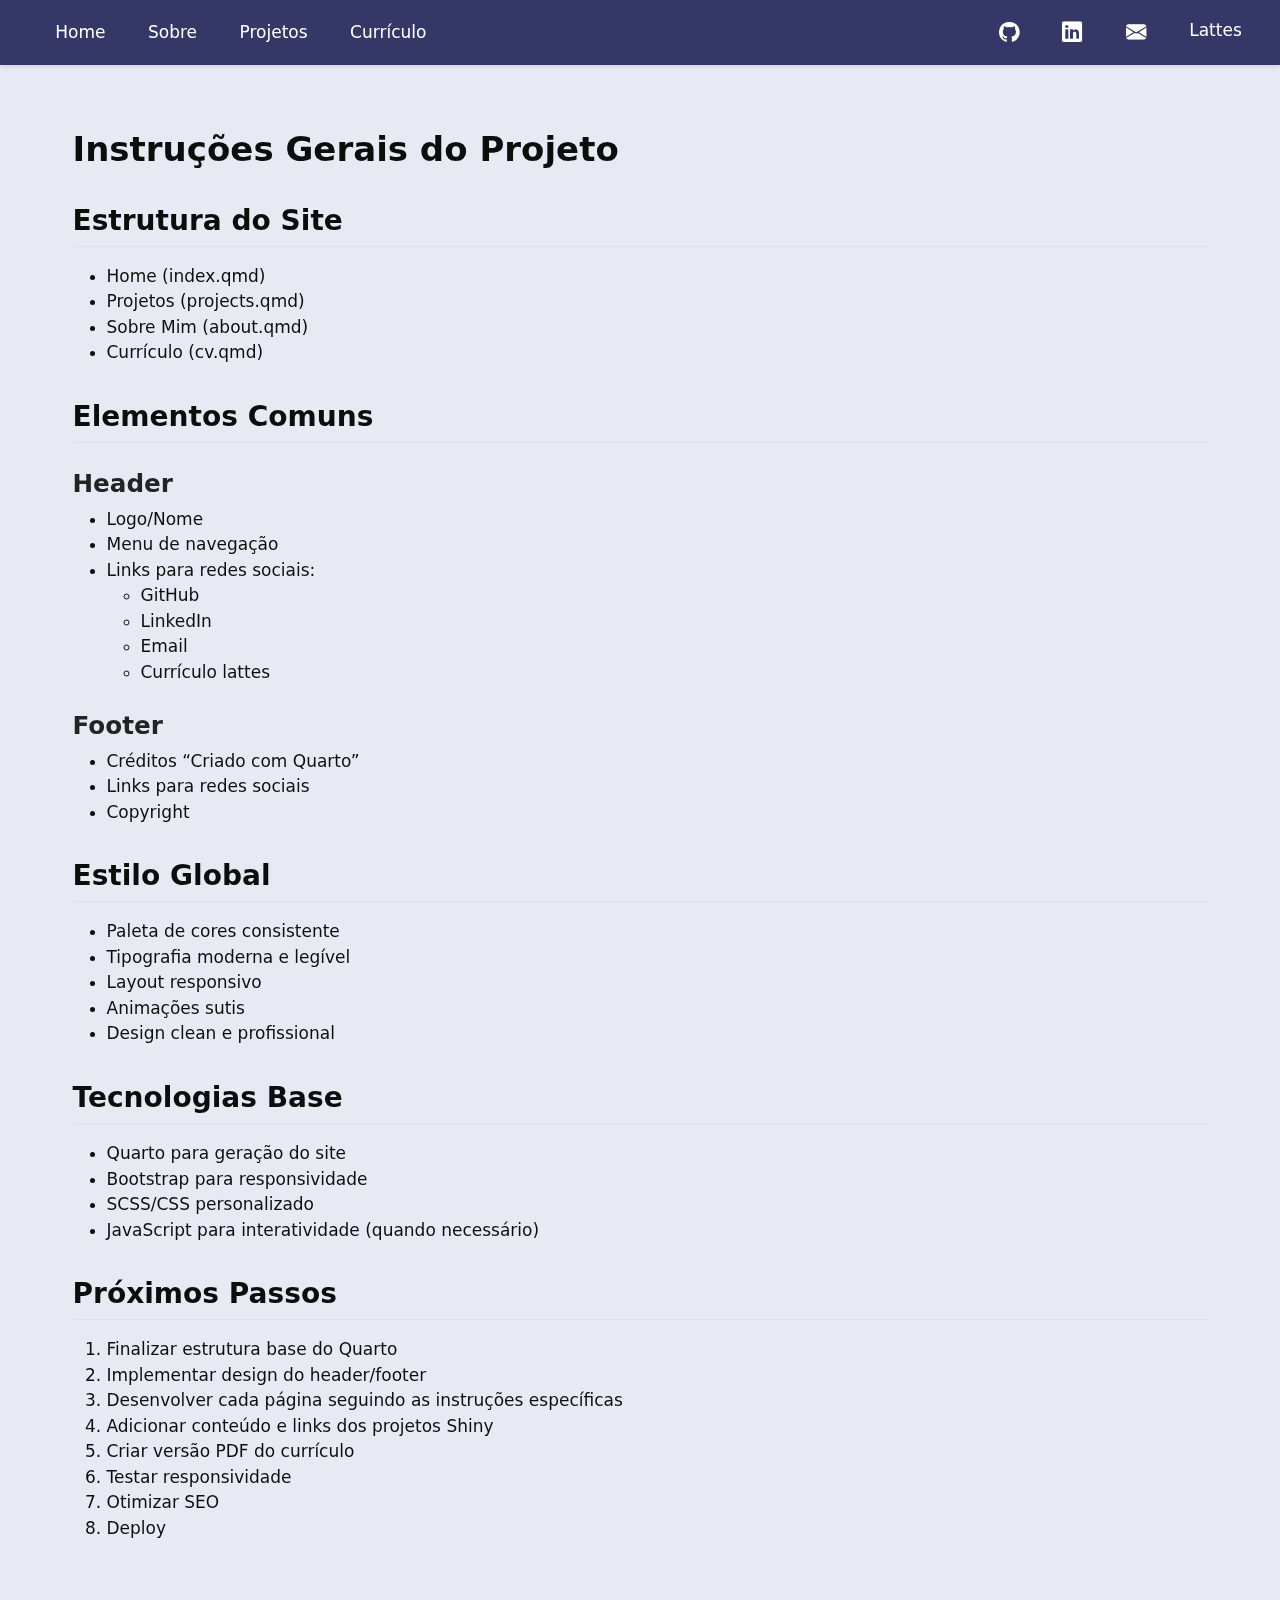
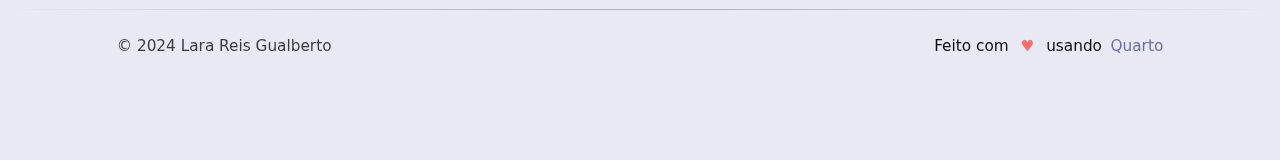
<file: docs/instructions/00-geral.html>
<!DOCTYPE html>
<html xmlns="http://www.w3.org/1999/xhtml" lang="en" xml:lang="en"><head>

<meta charset="utf-8">
<meta name="generator" content="quarto-1.6.40">

<meta name="viewport" content="width=device-width, initial-scale=1.0, user-scalable=yes">


<title>geral –  </title>
<style>
code{white-space: pre-wrap;}
span.smallcaps{font-variant: small-caps;}
div.columns{display: flex; gap: min(4vw, 1.5em);}
div.column{flex: auto; overflow-x: auto;}
div.hanging-indent{margin-left: 1.5em; text-indent: -1.5em;}
ul.task-list{list-style: none;}
ul.task-list li input[type="checkbox"] {
  width: 0.8em;
  margin: 0 0.8em 0.2em -1em; /* quarto-specific, see https://github.com/quarto-dev/quarto-cli/issues/4556 */ 
  vertical-align: middle;
}
</style>


<script src="../site_libs/quarto-nav/quarto-nav.js"></script>
<script src="../site_libs/quarto-nav/headroom.min.js"></script>
<script src="../site_libs/clipboard/clipboard.min.js"></script>
<script src="../site_libs/quarto-html/quarto.js"></script>
<script src="../site_libs/quarto-html/popper.min.js"></script>
<script src="../site_libs/quarto-html/tippy.umd.min.js"></script>
<script src="../site_libs/quarto-html/anchor.min.js"></script>
<link href="../site_libs/quarto-html/tippy.css" rel="stylesheet">
<link href="../site_libs/quarto-html/quarto-syntax-highlighting-549806ee2085284f45b00abea8c6df48.css" rel="stylesheet" id="quarto-text-highlighting-styles">
<script src="../site_libs/bootstrap/bootstrap.min.js"></script>
<link href="../site_libs/bootstrap/bootstrap-icons.css" rel="stylesheet">
<link href="../site_libs/bootstrap/bootstrap-680f34779c293994c6b29a9680d1af4e.min.css" rel="stylesheet" append-hash="true" id="quarto-bootstrap" data-mode="light">
<script id="quarto-search-options" type="application/json">{
  "language": {
    "search-no-results-text": "No results",
    "search-matching-documents-text": "matching documents",
    "search-copy-link-title": "Copy link to search",
    "search-hide-matches-text": "Hide additional matches",
    "search-more-match-text": "more match in this document",
    "search-more-matches-text": "more matches in this document",
    "search-clear-button-title": "Clear",
    "search-text-placeholder": "",
    "search-detached-cancel-button-title": "Cancel",
    "search-submit-button-title": "Submit",
    "search-label": "Search"
  }
}</script>


<link rel="stylesheet" href="../styles.css">
</head>

<body class="nav-fixed">

<div id="quarto-search-results"></div>
  <header id="quarto-header" class="headroom fixed-top">
    <nav class="navbar navbar-expand-lg " data-bs-theme="dark">
      <div class="navbar-container container-fluid">
      <div class="navbar-brand-container mx-auto">
    <a class="navbar-brand" href="../index.html">
    <span class="navbar-title"></span>
    </a>
  </div>
          <button class="navbar-toggler" type="button" data-bs-toggle="collapse" data-bs-target="#navbarCollapse" aria-controls="navbarCollapse" role="menu" aria-expanded="false" aria-label="Toggle navigation" onclick="if (window.quartoToggleHeadroom) { window.quartoToggleHeadroom(); }">
  <span class="navbar-toggler-icon"></span>
</button>
          <div class="collapse navbar-collapse" id="navbarCollapse">
            <ul class="navbar-nav navbar-nav-scroll me-auto">
  <li class="nav-item">
    <a class="nav-link" href="../index.html"> 
<span class="menu-text">Home</span></a>
  </li>  
  <li class="nav-item">
    <a class="nav-link" href="../about.html"> 
<span class="menu-text">Sobre</span></a>
  </li>  
  <li class="nav-item">
    <a class="nav-link" href="../projects.html"> 
<span class="menu-text">Projetos</span></a>
  </li>  
  <li class="nav-item">
    <a class="nav-link" href="../files/curriculo_lara.pdf"> 
<span class="menu-text">Currículo</span></a>
  </li>  
</ul>
            <ul class="navbar-nav navbar-nav-scroll ms-auto">
  <li class="nav-item compact">
    <a class="nav-link" href="https://github.com/http-la-ra-g"> <i class="bi bi-github" role="img" aria-label="GitHub">
</i> 
<span class="menu-text"></span></a>
  </li>  
  <li class="nav-item compact">
    <a class="nav-link" href="https://www.linkedin.com/in/lara-gualberto-5548b1215/"> <i class="bi bi-linkedin" role="img" aria-label="LinkedIn">
</i> 
<span class="menu-text"></span></a>
  </li>  
  <li class="nav-item compact">
    <a class="nav-link" href="mailto:larargualberto@hotmail.com"> <i class="bi bi-envelope-fill" role="img" aria-label="Email">
</i> 
<span class="menu-text"></span></a>
  </li>  
  <li class="nav-item">
    <a class="nav-link" href="https://buscatextual.cnpq.br/buscatextual/visualizacv.do?id=K2704885A5&amp;tokenCaptchar=[base64]"> 
<span class="menu-text">Lattes</span></a>
  </li>  
</ul>
          </div> <!-- /navcollapse -->
            <div class="quarto-navbar-tools">
</div>
      </div> <!-- /container-fluid -->
    </nav>
</header>
<!-- content -->
<div id="quarto-content" class="quarto-container page-columns page-rows-contents page-layout-full page-navbar">
<!-- sidebar -->
<!-- margin-sidebar -->
    
<!-- main -->
<main class="content column-page" id="quarto-document-content"><header id="title-block-header" class="quarto-title-block"></header>




<section id="instruções-gerais-do-projeto" class="level1">
<h1>Instruções Gerais do Projeto</h1>
<section id="estrutura-do-site" class="level2">
<h2 class="anchored" data-anchor-id="estrutura-do-site">Estrutura do Site</h2>
<ul>
<li>Home (index.qmd)</li>
<li>Projetos (projects.qmd)</li>
<li>Sobre Mim (about.qmd)</li>
<li>Currículo (cv.qmd)</li>
</ul>
</section>
<section id="elementos-comuns" class="level2">
<h2 class="anchored" data-anchor-id="elementos-comuns">Elementos Comuns</h2>
<section id="header" class="level3">
<h3 class="anchored" data-anchor-id="header">Header</h3>
<ul>
<li>Logo/Nome</li>
<li>Menu de navegação</li>
<li>Links para redes sociais:
<ul>
<li>GitHub</li>
<li>LinkedIn</li>
<li>Email</li>
<li>Currículo lattes</li>
</ul></li>
</ul>
</section>
<section id="footer" class="level3">
<h3 class="anchored" data-anchor-id="footer">Footer</h3>
<ul>
<li>Créditos “Criado com Quarto”</li>
<li>Links para redes sociais</li>
<li>Copyright</li>
</ul>
</section>
</section>
<section id="estilo-global" class="level2">
<h2 class="anchored" data-anchor-id="estilo-global">Estilo Global</h2>
<ul>
<li>Paleta de cores consistente</li>
<li>Tipografia moderna e legível</li>
<li>Layout responsivo</li>
<li>Animações sutis</li>
<li>Design clean e profissional</li>
</ul>
</section>
<section id="tecnologias-base" class="level2">
<h2 class="anchored" data-anchor-id="tecnologias-base">Tecnologias Base</h2>
<ul>
<li>Quarto para geração do site</li>
<li>Bootstrap para responsividade</li>
<li>SCSS/CSS personalizado</li>
<li>JavaScript para interatividade (quando necessário)</li>
</ul>
</section>
<section id="próximos-passos" class="level2">
<h2 class="anchored" data-anchor-id="próximos-passos">Próximos Passos</h2>
<ol type="1">
<li>Finalizar estrutura base do Quarto</li>
<li>Implementar design do header/footer</li>
<li>Desenvolver cada página seguindo as instruções específicas</li>
<li>Adicionar conteúdo e links dos projetos Shiny</li>
<li>Criar versão PDF do currículo</li>
<li>Testar responsividade</li>
<li>Otimizar SEO</li>
<li>Deploy</li>
</ol>


</section>
</section>

<footer class="footer-section">
<div class="container">
<div class="footer-content">
<div class="footer-row">
<div class="footer-left">
© 2024 Lara Reis Gualberto
</div>
<div class="footer-right">
Feito com <span class="heart">♥</span> usando <a href="https://quarto.org" target="_blank">Quarto</a>
</div>
</div>
</div>
</div>
</footer></main> <!-- /main -->
<script id="quarto-html-after-body" type="application/javascript">
window.document.addEventListener("DOMContentLoaded", function (event) {
  const toggleBodyColorMode = (bsSheetEl) => {
    const mode = bsSheetEl.getAttribute("data-mode");
    const bodyEl = window.document.querySelector("body");
    if (mode === "dark") {
      bodyEl.classList.add("quarto-dark");
      bodyEl.classList.remove("quarto-light");
    } else {
      bodyEl.classList.add("quarto-light");
      bodyEl.classList.remove("quarto-dark");
    }
  }
  const toggleBodyColorPrimary = () => {
    const bsSheetEl = window.document.querySelector("link#quarto-bootstrap");
    if (bsSheetEl) {
      toggleBodyColorMode(bsSheetEl);
    }
  }
  toggleBodyColorPrimary();  
  const icon = "";
  const anchorJS = new window.AnchorJS();
  anchorJS.options = {
    placement: 'right',
    icon: icon
  };
  anchorJS.add('.anchored');
  const isCodeAnnotation = (el) => {
    for (const clz of el.classList) {
      if (clz.startsWith('code-annotation-')) {                     
        return true;
      }
    }
    return false;
  }
  const onCopySuccess = function(e) {
    // button target
    const button = e.trigger;
    // don't keep focus
    button.blur();
    // flash "checked"
    button.classList.add('code-copy-button-checked');
    var currentTitle = button.getAttribute("title");
    button.setAttribute("title", "Copied!");
    let tooltip;
    if (window.bootstrap) {
      button.setAttribute("data-bs-toggle", "tooltip");
      button.setAttribute("data-bs-placement", "left");
      button.setAttribute("data-bs-title", "Copied!");
      tooltip = new bootstrap.Tooltip(button, 
        { trigger: "manual", 
          customClass: "code-copy-button-tooltip",
          offset: [0, -8]});
      tooltip.show();    
    }
    setTimeout(function() {
      if (tooltip) {
        tooltip.hide();
        button.removeAttribute("data-bs-title");
        button.removeAttribute("data-bs-toggle");
        button.removeAttribute("data-bs-placement");
      }
      button.setAttribute("title", currentTitle);
      button.classList.remove('code-copy-button-checked');
    }, 1000);
    // clear code selection
    e.clearSelection();
  }
  const getTextToCopy = function(trigger) {
      const codeEl = trigger.previousElementSibling.cloneNode(true);
      for (const childEl of codeEl.children) {
        if (isCodeAnnotation(childEl)) {
          childEl.remove();
        }
      }
      return codeEl.innerText;
  }
  const clipboard = new window.ClipboardJS('.code-copy-button:not([data-in-quarto-modal])', {
    text: getTextToCopy
  });
  clipboard.on('success', onCopySuccess);
  if (window.document.getElementById('quarto-embedded-source-code-modal')) {
    const clipboardModal = new window.ClipboardJS('.code-copy-button[data-in-quarto-modal]', {
      text: getTextToCopy,
      container: window.document.getElementById('quarto-embedded-source-code-modal')
    });
    clipboardModal.on('success', onCopySuccess);
  }
    var localhostRegex = new RegExp(/^(?:http|https):\/\/localhost\:?[0-9]*\//);
    var mailtoRegex = new RegExp(/^mailto:/);
      var filterRegex = new RegExp('/' + window.location.host + '/');
    var isInternal = (href) => {
        return filterRegex.test(href) || localhostRegex.test(href) || mailtoRegex.test(href);
    }
    // Inspect non-navigation links and adorn them if external
 	var links = window.document.querySelectorAll('a[href]:not(.nav-link):not(.navbar-brand):not(.toc-action):not(.sidebar-link):not(.sidebar-item-toggle):not(.pagination-link):not(.no-external):not([aria-hidden]):not(.dropdown-item):not(.quarto-navigation-tool):not(.about-link)');
    for (var i=0; i<links.length; i++) {
      const link = links[i];
      if (!isInternal(link.href)) {
        // undo the damage that might have been done by quarto-nav.js in the case of
        // links that we want to consider external
        if (link.dataset.originalHref !== undefined) {
          link.href = link.dataset.originalHref;
        }
      }
    }
  function tippyHover(el, contentFn, onTriggerFn, onUntriggerFn) {
    const config = {
      allowHTML: true,
      maxWidth: 500,
      delay: 100,
      arrow: false,
      appendTo: function(el) {
          return el.parentElement;
      },
      interactive: true,
      interactiveBorder: 10,
      theme: 'quarto',
      placement: 'bottom-start',
    };
    if (contentFn) {
      config.content = contentFn;
    }
    if (onTriggerFn) {
      config.onTrigger = onTriggerFn;
    }
    if (onUntriggerFn) {
      config.onUntrigger = onUntriggerFn;
    }
    window.tippy(el, config); 
  }
  const noterefs = window.document.querySelectorAll('a[role="doc-noteref"]');
  for (var i=0; i<noterefs.length; i++) {
    const ref = noterefs[i];
    tippyHover(ref, function() {
      // use id or data attribute instead here
      let href = ref.getAttribute('data-footnote-href') || ref.getAttribute('href');
      try { href = new URL(href).hash; } catch {}
      const id = href.replace(/^#\/?/, "");
      const note = window.document.getElementById(id);
      if (note) {
        return note.innerHTML;
      } else {
        return "";
      }
    });
  }
  const xrefs = window.document.querySelectorAll('a.quarto-xref');
  const processXRef = (id, note) => {
    // Strip column container classes
    const stripColumnClz = (el) => {
      el.classList.remove("page-full", "page-columns");
      if (el.children) {
        for (const child of el.children) {
          stripColumnClz(child);
        }
      }
    }
    stripColumnClz(note)
    if (id === null || id.startsWith('sec-')) {
      // Special case sections, only their first couple elements
      const container = document.createElement("div");
      if (note.children && note.children.length > 2) {
        container.appendChild(note.children[0].cloneNode(true));
        for (let i = 1; i < note.children.length; i++) {
          const child = note.children[i];
          if (child.tagName === "P" && child.innerText === "") {
            continue;
          } else {
            container.appendChild(child.cloneNode(true));
            break;
          }
        }
        if (window.Quarto?.typesetMath) {
          window.Quarto.typesetMath(container);
        }
        return container.innerHTML
      } else {
        if (window.Quarto?.typesetMath) {
          window.Quarto.typesetMath(note);
        }
        return note.innerHTML;
      }
    } else {
      // Remove any anchor links if they are present
      const anchorLink = note.querySelector('a.anchorjs-link');
      if (anchorLink) {
        anchorLink.remove();
      }
      if (window.Quarto?.typesetMath) {
        window.Quarto.typesetMath(note);
      }
      if (note.classList.contains("callout")) {
        return note.outerHTML;
      } else {
        return note.innerHTML;
      }
    }
  }
  for (var i=0; i<xrefs.length; i++) {
    const xref = xrefs[i];
    tippyHover(xref, undefined, function(instance) {
      instance.disable();
      let url = xref.getAttribute('href');
      let hash = undefined; 
      if (url.startsWith('#')) {
        hash = url;
      } else {
        try { hash = new URL(url).hash; } catch {}
      }
      if (hash) {
        const id = hash.replace(/^#\/?/, "");
        const note = window.document.getElementById(id);
        if (note !== null) {
          try {
            const html = processXRef(id, note.cloneNode(true));
            instance.setContent(html);
          } finally {
            instance.enable();
            instance.show();
          }
        } else {
          // See if we can fetch this
          fetch(url.split('#')[0])
          .then(res => res.text())
          .then(html => {
            const parser = new DOMParser();
            const htmlDoc = parser.parseFromString(html, "text/html");
            const note = htmlDoc.getElementById(id);
            if (note !== null) {
              const html = processXRef(id, note);
              instance.setContent(html);
            } 
          }).finally(() => {
            instance.enable();
            instance.show();
          });
        }
      } else {
        // See if we can fetch a full url (with no hash to target)
        // This is a special case and we should probably do some content thinning / targeting
        fetch(url)
        .then(res => res.text())
        .then(html => {
          const parser = new DOMParser();
          const htmlDoc = parser.parseFromString(html, "text/html");
          const note = htmlDoc.querySelector('main.content');
          if (note !== null) {
            // This should only happen for chapter cross references
            // (since there is no id in the URL)
            // remove the first header
            if (note.children.length > 0 && note.children[0].tagName === "HEADER") {
              note.children[0].remove();
            }
            const html = processXRef(null, note);
            instance.setContent(html);
          } 
        }).finally(() => {
          instance.enable();
          instance.show();
        });
      }
    }, function(instance) {
    });
  }
      let selectedAnnoteEl;
      const selectorForAnnotation = ( cell, annotation) => {
        let cellAttr = 'data-code-cell="' + cell + '"';
        let lineAttr = 'data-code-annotation="' +  annotation + '"';
        const selector = 'span[' + cellAttr + '][' + lineAttr + ']';
        return selector;
      }
      const selectCodeLines = (annoteEl) => {
        const doc = window.document;
        const targetCell = annoteEl.getAttribute("data-target-cell");
        const targetAnnotation = annoteEl.getAttribute("data-target-annotation");
        const annoteSpan = window.document.querySelector(selectorForAnnotation(targetCell, targetAnnotation));
        const lines = annoteSpan.getAttribute("data-code-lines").split(",");
        const lineIds = lines.map((line) => {
          return targetCell + "-" + line;
        })
        let top = null;
        let height = null;
        let parent = null;
        if (lineIds.length > 0) {
            //compute the position of the single el (top and bottom and make a div)
            const el = window.document.getElementById(lineIds[0]);
            top = el.offsetTop;
            height = el.offsetHeight;
            parent = el.parentElement.parentElement;
          if (lineIds.length > 1) {
            const lastEl = window.document.getElementById(lineIds[lineIds.length - 1]);
            const bottom = lastEl.offsetTop + lastEl.offsetHeight;
            height = bottom - top;
          }
          if (top !== null && height !== null && parent !== null) {
            // cook up a div (if necessary) and position it 
            let div = window.document.getElementById("code-annotation-line-highlight");
            if (div === null) {
              div = window.document.createElement("div");
              div.setAttribute("id", "code-annotation-line-highlight");
              div.style.position = 'absolute';
              parent.appendChild(div);
            }
            div.style.top = top - 2 + "px";
            div.style.height = height + 4 + "px";
            div.style.left = 0;
            let gutterDiv = window.document.getElementById("code-annotation-line-highlight-gutter");
            if (gutterDiv === null) {
              gutterDiv = window.document.createElement("div");
              gutterDiv.setAttribute("id", "code-annotation-line-highlight-gutter");
              gutterDiv.style.position = 'absolute';
              const codeCell = window.document.getElementById(targetCell);
              const gutter = codeCell.querySelector('.code-annotation-gutter');
              gutter.appendChild(gutterDiv);
            }
            gutterDiv.style.top = top - 2 + "px";
            gutterDiv.style.height = height + 4 + "px";
          }
          selectedAnnoteEl = annoteEl;
        }
      };
      const unselectCodeLines = () => {
        const elementsIds = ["code-annotation-line-highlight", "code-annotation-line-highlight-gutter"];
        elementsIds.forEach((elId) => {
          const div = window.document.getElementById(elId);
          if (div) {
            div.remove();
          }
        });
        selectedAnnoteEl = undefined;
      };
        // Handle positioning of the toggle
    window.addEventListener(
      "resize",
      throttle(() => {
        elRect = undefined;
        if (selectedAnnoteEl) {
          selectCodeLines(selectedAnnoteEl);
        }
      }, 10)
    );
    function throttle(fn, ms) {
    let throttle = false;
    let timer;
      return (...args) => {
        if(!throttle) { // first call gets through
            fn.apply(this, args);
            throttle = true;
        } else { // all the others get throttled
            if(timer) clearTimeout(timer); // cancel #2
            timer = setTimeout(() => {
              fn.apply(this, args);
              timer = throttle = false;
            }, ms);
        }
      };
    }
      // Attach click handler to the DT
      const annoteDls = window.document.querySelectorAll('dt[data-target-cell]');
      for (const annoteDlNode of annoteDls) {
        annoteDlNode.addEventListener('click', (event) => {
          const clickedEl = event.target;
          if (clickedEl !== selectedAnnoteEl) {
            unselectCodeLines();
            const activeEl = window.document.querySelector('dt[data-target-cell].code-annotation-active');
            if (activeEl) {
              activeEl.classList.remove('code-annotation-active');
            }
            selectCodeLines(clickedEl);
            clickedEl.classList.add('code-annotation-active');
          } else {
            // Unselect the line
            unselectCodeLines();
            clickedEl.classList.remove('code-annotation-active');
          }
        });
      }
  const findCites = (el) => {
    const parentEl = el.parentElement;
    if (parentEl) {
      const cites = parentEl.dataset.cites;
      if (cites) {
        return {
          el,
          cites: cites.split(' ')
        };
      } else {
        return findCites(el.parentElement)
      }
    } else {
      return undefined;
    }
  };
  var bibliorefs = window.document.querySelectorAll('a[role="doc-biblioref"]');
  for (var i=0; i<bibliorefs.length; i++) {
    const ref = bibliorefs[i];
    const citeInfo = findCites(ref);
    if (citeInfo) {
      tippyHover(citeInfo.el, function() {
        var popup = window.document.createElement('div');
        citeInfo.cites.forEach(function(cite) {
          var citeDiv = window.document.createElement('div');
          citeDiv.classList.add('hanging-indent');
          citeDiv.classList.add('csl-entry');
          var biblioDiv = window.document.getElementById('ref-' + cite);
          if (biblioDiv) {
            citeDiv.innerHTML = biblioDiv.innerHTML;
          }
          popup.appendChild(citeDiv);
        });
        return popup.innerHTML;
      });
    }
  }
});
</script>
</div> <!-- /content -->




</body></html>
</file>
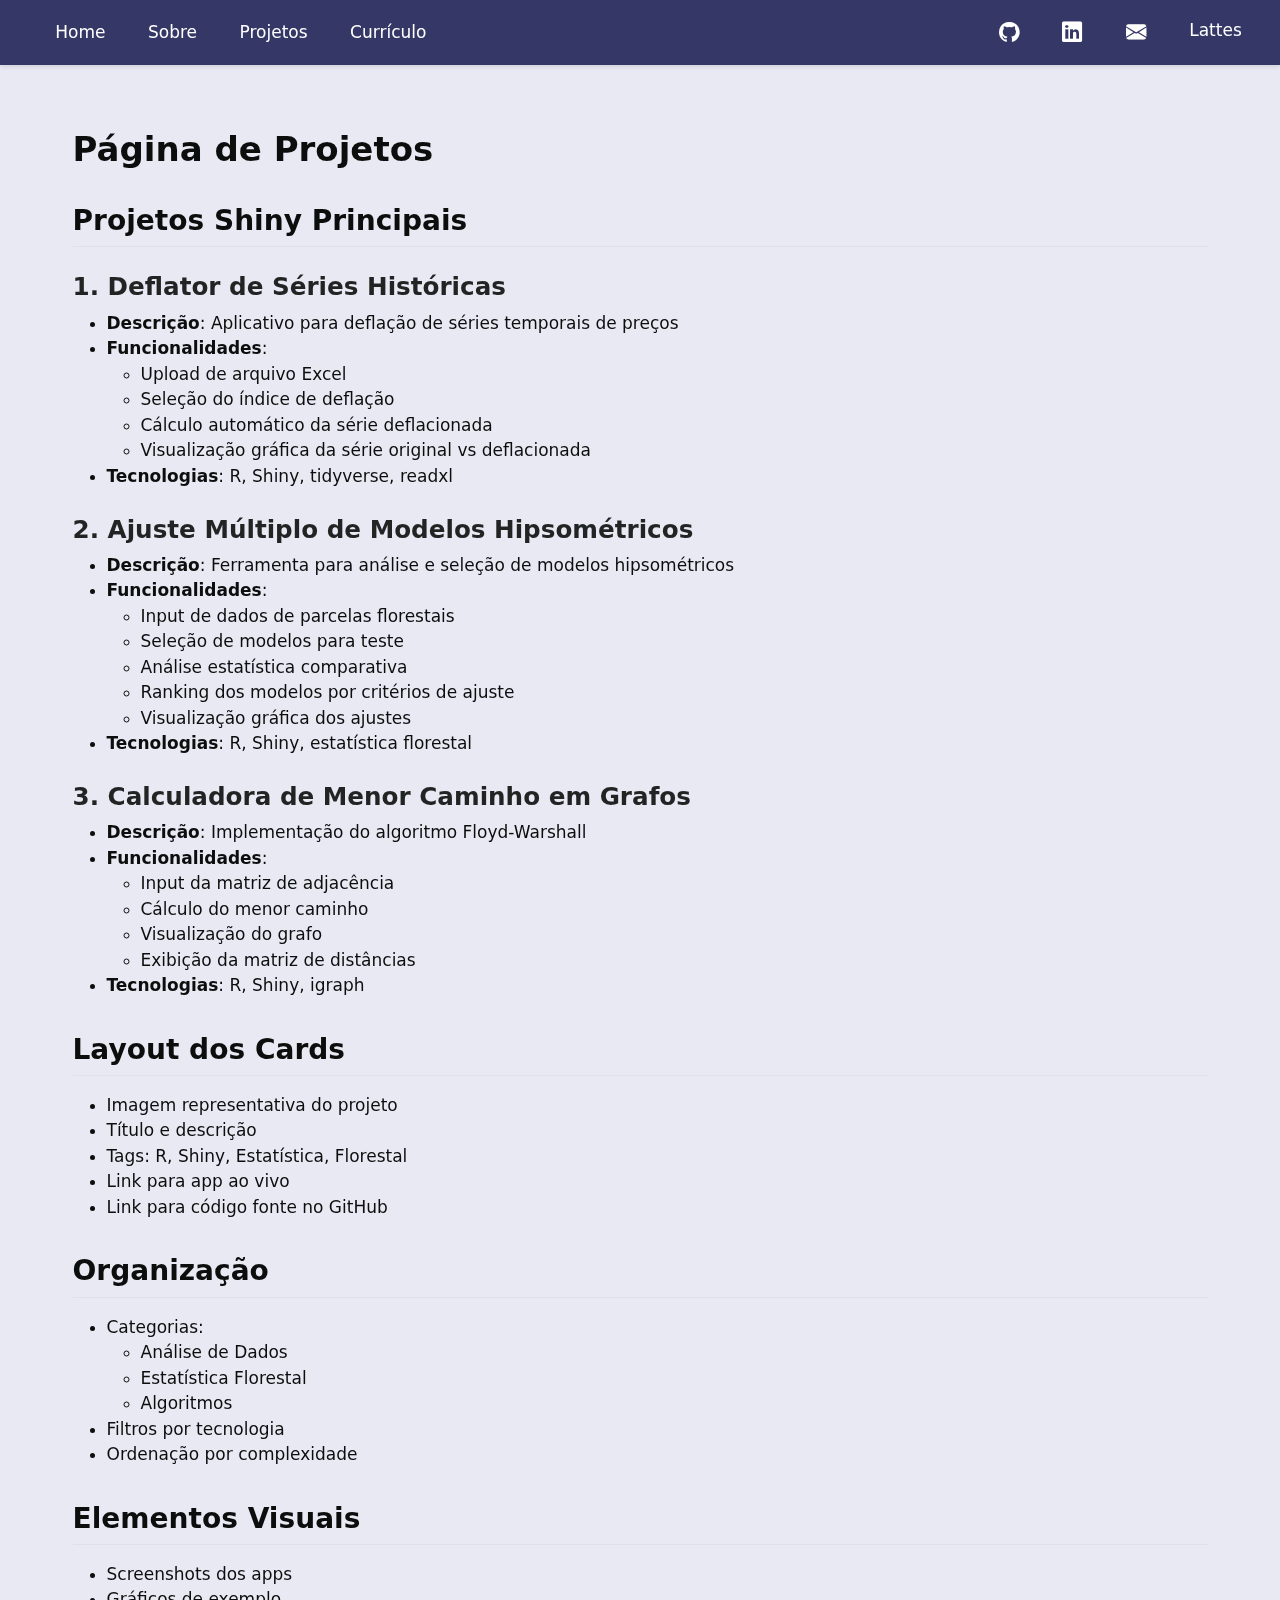
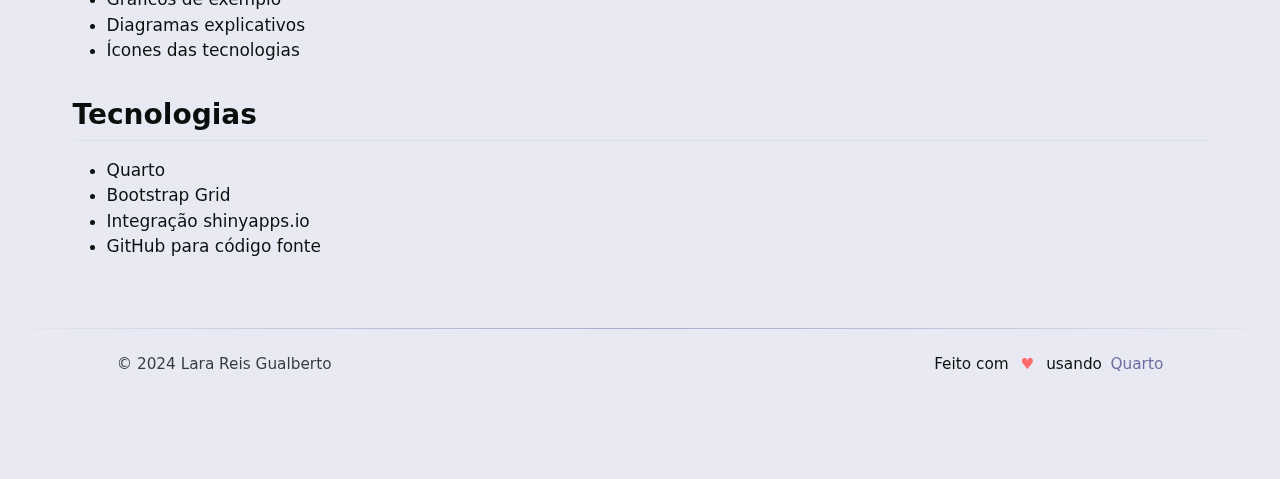
<file: docs/instructions/02-projects.html>
<!DOCTYPE html>
<html xmlns="http://www.w3.org/1999/xhtml" lang="en" xml:lang="en"><head>

<meta charset="utf-8">
<meta name="generator" content="quarto-1.6.40">

<meta name="viewport" content="width=device-width, initial-scale=1.0, user-scalable=yes">


<title>projects –  </title>
<style>
code{white-space: pre-wrap;}
span.smallcaps{font-variant: small-caps;}
div.columns{display: flex; gap: min(4vw, 1.5em);}
div.column{flex: auto; overflow-x: auto;}
div.hanging-indent{margin-left: 1.5em; text-indent: -1.5em;}
ul.task-list{list-style: none;}
ul.task-list li input[type="checkbox"] {
  width: 0.8em;
  margin: 0 0.8em 0.2em -1em; /* quarto-specific, see https://github.com/quarto-dev/quarto-cli/issues/4556 */ 
  vertical-align: middle;
}
</style>


<script src="../site_libs/quarto-nav/quarto-nav.js"></script>
<script src="../site_libs/quarto-nav/headroom.min.js"></script>
<script src="../site_libs/clipboard/clipboard.min.js"></script>
<script src="../site_libs/quarto-html/quarto.js"></script>
<script src="../site_libs/quarto-html/popper.min.js"></script>
<script src="../site_libs/quarto-html/tippy.umd.min.js"></script>
<script src="../site_libs/quarto-html/anchor.min.js"></script>
<link href="../site_libs/quarto-html/tippy.css" rel="stylesheet">
<link href="../site_libs/quarto-html/quarto-syntax-highlighting-549806ee2085284f45b00abea8c6df48.css" rel="stylesheet" id="quarto-text-highlighting-styles">
<script src="../site_libs/bootstrap/bootstrap.min.js"></script>
<link href="../site_libs/bootstrap/bootstrap-icons.css" rel="stylesheet">
<link href="../site_libs/bootstrap/bootstrap-680f34779c293994c6b29a9680d1af4e.min.css" rel="stylesheet" append-hash="true" id="quarto-bootstrap" data-mode="light">
<script id="quarto-search-options" type="application/json">{
  "language": {
    "search-no-results-text": "No results",
    "search-matching-documents-text": "matching documents",
    "search-copy-link-title": "Copy link to search",
    "search-hide-matches-text": "Hide additional matches",
    "search-more-match-text": "more match in this document",
    "search-more-matches-text": "more matches in this document",
    "search-clear-button-title": "Clear",
    "search-text-placeholder": "",
    "search-detached-cancel-button-title": "Cancel",
    "search-submit-button-title": "Submit",
    "search-label": "Search"
  }
}</script>


<link rel="stylesheet" href="../styles.css">
</head>

<body class="nav-fixed">

<div id="quarto-search-results"></div>
  <header id="quarto-header" class="headroom fixed-top">
    <nav class="navbar navbar-expand-lg " data-bs-theme="dark">
      <div class="navbar-container container-fluid">
      <div class="navbar-brand-container mx-auto">
    <a class="navbar-brand" href="../index.html">
    <span class="navbar-title"></span>
    </a>
  </div>
          <button class="navbar-toggler" type="button" data-bs-toggle="collapse" data-bs-target="#navbarCollapse" aria-controls="navbarCollapse" role="menu" aria-expanded="false" aria-label="Toggle navigation" onclick="if (window.quartoToggleHeadroom) { window.quartoToggleHeadroom(); }">
  <span class="navbar-toggler-icon"></span>
</button>
          <div class="collapse navbar-collapse" id="navbarCollapse">
            <ul class="navbar-nav navbar-nav-scroll me-auto">
  <li class="nav-item">
    <a class="nav-link" href="../index.html"> 
<span class="menu-text">Home</span></a>
  </li>  
  <li class="nav-item">
    <a class="nav-link" href="../about.html"> 
<span class="menu-text">Sobre</span></a>
  </li>  
  <li class="nav-item">
    <a class="nav-link" href="../projects.html"> 
<span class="menu-text">Projetos</span></a>
  </li>  
  <li class="nav-item">
    <a class="nav-link" href="../files/curriculo_lara.pdf"> 
<span class="menu-text">Currículo</span></a>
  </li>  
</ul>
            <ul class="navbar-nav navbar-nav-scroll ms-auto">
  <li class="nav-item compact">
    <a class="nav-link" href="https://github.com/http-la-ra-g"> <i class="bi bi-github" role="img" aria-label="GitHub">
</i> 
<span class="menu-text"></span></a>
  </li>  
  <li class="nav-item compact">
    <a class="nav-link" href="https://www.linkedin.com/in/lara-gualberto-5548b1215/"> <i class="bi bi-linkedin" role="img" aria-label="LinkedIn">
</i> 
<span class="menu-text"></span></a>
  </li>  
  <li class="nav-item compact">
    <a class="nav-link" href="mailto:larargualberto@hotmail.com"> <i class="bi bi-envelope-fill" role="img" aria-label="Email">
</i> 
<span class="menu-text"></span></a>
  </li>  
  <li class="nav-item">
    <a class="nav-link" href="https://buscatextual.cnpq.br/buscatextual/visualizacv.do?id=K2704885A5&amp;tokenCaptchar=[base64]"> 
<span class="menu-text">Lattes</span></a>
  </li>  
</ul>
          </div> <!-- /navcollapse -->
            <div class="quarto-navbar-tools">
</div>
      </div> <!-- /container-fluid -->
    </nav>
</header>
<!-- content -->
<div id="quarto-content" class="quarto-container page-columns page-rows-contents page-layout-full page-navbar">
<!-- sidebar -->
<!-- margin-sidebar -->
    
<!-- main -->
<main class="content column-page" id="quarto-document-content"><header id="title-block-header" class="quarto-title-block"></header>




<section id="página-de-projetos" class="level1">
<h1>Página de Projetos</h1>
<section id="projetos-shiny-principais" class="level2">
<h2 class="anchored" data-anchor-id="projetos-shiny-principais">Projetos Shiny Principais</h2>
<section id="deflator-de-séries-históricas" class="level3">
<h3 class="anchored" data-anchor-id="deflator-de-séries-históricas">1. Deflator de Séries Históricas</h3>
<ul>
<li><strong>Descrição</strong>: Aplicativo para deflação de séries temporais de preços</li>
<li><strong>Funcionalidades</strong>:
<ul>
<li>Upload de arquivo Excel</li>
<li>Seleção do índice de deflação</li>
<li>Cálculo automático da série deflacionada</li>
<li>Visualização gráfica da série original vs deflacionada</li>
</ul></li>
<li><strong>Tecnologias</strong>: R, Shiny, tidyverse, readxl</li>
</ul>
</section>
<section id="ajuste-múltiplo-de-modelos-hipsométricos" class="level3">
<h3 class="anchored" data-anchor-id="ajuste-múltiplo-de-modelos-hipsométricos">2. Ajuste Múltiplo de Modelos Hipsométricos</h3>
<ul>
<li><strong>Descrição</strong>: Ferramenta para análise e seleção de modelos hipsométricos</li>
<li><strong>Funcionalidades</strong>:
<ul>
<li>Input de dados de parcelas florestais</li>
<li>Seleção de modelos para teste</li>
<li>Análise estatística comparativa</li>
<li>Ranking dos modelos por critérios de ajuste</li>
<li>Visualização gráfica dos ajustes</li>
</ul></li>
<li><strong>Tecnologias</strong>: R, Shiny, estatística florestal</li>
</ul>
</section>
<section id="calculadora-de-menor-caminho-em-grafos" class="level3">
<h3 class="anchored" data-anchor-id="calculadora-de-menor-caminho-em-grafos">3. Calculadora de Menor Caminho em Grafos</h3>
<ul>
<li><strong>Descrição</strong>: Implementação do algoritmo Floyd-Warshall</li>
<li><strong>Funcionalidades</strong>:
<ul>
<li>Input da matriz de adjacência</li>
<li>Cálculo do menor caminho</li>
<li>Visualização do grafo</li>
<li>Exibição da matriz de distâncias</li>
</ul></li>
<li><strong>Tecnologias</strong>: R, Shiny, igraph</li>
</ul>
</section>
</section>
<section id="layout-dos-cards" class="level2">
<h2 class="anchored" data-anchor-id="layout-dos-cards">Layout dos Cards</h2>
<ul>
<li>Imagem representativa do projeto</li>
<li>Título e descrição</li>
<li>Tags: R, Shiny, Estatística, Florestal</li>
<li>Link para app ao vivo</li>
<li>Link para código fonte no GitHub</li>
</ul>
</section>
<section id="organização" class="level2">
<h2 class="anchored" data-anchor-id="organização">Organização</h2>
<ul>
<li>Categorias:
<ul>
<li>Análise de Dados</li>
<li>Estatística Florestal</li>
<li>Algoritmos</li>
</ul></li>
<li>Filtros por tecnologia</li>
<li>Ordenação por complexidade</li>
</ul>
</section>
<section id="elementos-visuais" class="level2">
<h2 class="anchored" data-anchor-id="elementos-visuais">Elementos Visuais</h2>
<ul>
<li>Screenshots dos apps</li>
<li>Gráficos de exemplo</li>
<li>Diagramas explicativos</li>
<li>Ícones das tecnologias</li>
</ul>
</section>
<section id="tecnologias" class="level2">
<h2 class="anchored" data-anchor-id="tecnologias">Tecnologias</h2>
<ul>
<li>Quarto</li>
<li>Bootstrap Grid</li>
<li>Integração shinyapps.io</li>
<li>GitHub para código fonte</li>
</ul>


</section>
</section>

<footer class="footer-section">
<div class="container">
<div class="footer-content">
<div class="footer-row">
<div class="footer-left">
© 2024 Lara Reis Gualberto
</div>
<div class="footer-right">
Feito com <span class="heart">♥</span> usando <a href="https://quarto.org" target="_blank">Quarto</a>
</div>
</div>
</div>
</div>
</footer></main> <!-- /main -->
<script id="quarto-html-after-body" type="application/javascript">
window.document.addEventListener("DOMContentLoaded", function (event) {
  const toggleBodyColorMode = (bsSheetEl) => {
    const mode = bsSheetEl.getAttribute("data-mode");
    const bodyEl = window.document.querySelector("body");
    if (mode === "dark") {
      bodyEl.classList.add("quarto-dark");
      bodyEl.classList.remove("quarto-light");
    } else {
      bodyEl.classList.add("quarto-light");
      bodyEl.classList.remove("quarto-dark");
    }
  }
  const toggleBodyColorPrimary = () => {
    const bsSheetEl = window.document.querySelector("link#quarto-bootstrap");
    if (bsSheetEl) {
      toggleBodyColorMode(bsSheetEl);
    }
  }
  toggleBodyColorPrimary();  
  const icon = "";
  const anchorJS = new window.AnchorJS();
  anchorJS.options = {
    placement: 'right',
    icon: icon
  };
  anchorJS.add('.anchored');
  const isCodeAnnotation = (el) => {
    for (const clz of el.classList) {
      if (clz.startsWith('code-annotation-')) {                     
        return true;
      }
    }
    return false;
  }
  const onCopySuccess = function(e) {
    // button target
    const button = e.trigger;
    // don't keep focus
    button.blur();
    // flash "checked"
    button.classList.add('code-copy-button-checked');
    var currentTitle = button.getAttribute("title");
    button.setAttribute("title", "Copied!");
    let tooltip;
    if (window.bootstrap) {
      button.setAttribute("data-bs-toggle", "tooltip");
      button.setAttribute("data-bs-placement", "left");
      button.setAttribute("data-bs-title", "Copied!");
      tooltip = new bootstrap.Tooltip(button, 
        { trigger: "manual", 
          customClass: "code-copy-button-tooltip",
          offset: [0, -8]});
      tooltip.show();    
    }
    setTimeout(function() {
      if (tooltip) {
        tooltip.hide();
        button.removeAttribute("data-bs-title");
        button.removeAttribute("data-bs-toggle");
        button.removeAttribute("data-bs-placement");
      }
      button.setAttribute("title", currentTitle);
      button.classList.remove('code-copy-button-checked');
    }, 1000);
    // clear code selection
    e.clearSelection();
  }
  const getTextToCopy = function(trigger) {
      const codeEl = trigger.previousElementSibling.cloneNode(true);
      for (const childEl of codeEl.children) {
        if (isCodeAnnotation(childEl)) {
          childEl.remove();
        }
      }
      return codeEl.innerText;
  }
  const clipboard = new window.ClipboardJS('.code-copy-button:not([data-in-quarto-modal])', {
    text: getTextToCopy
  });
  clipboard.on('success', onCopySuccess);
  if (window.document.getElementById('quarto-embedded-source-code-modal')) {
    const clipboardModal = new window.ClipboardJS('.code-copy-button[data-in-quarto-modal]', {
      text: getTextToCopy,
      container: window.document.getElementById('quarto-embedded-source-code-modal')
    });
    clipboardModal.on('success', onCopySuccess);
  }
    var localhostRegex = new RegExp(/^(?:http|https):\/\/localhost\:?[0-9]*\//);
    var mailtoRegex = new RegExp(/^mailto:/);
      var filterRegex = new RegExp('/' + window.location.host + '/');
    var isInternal = (href) => {
        return filterRegex.test(href) || localhostRegex.test(href) || mailtoRegex.test(href);
    }
    // Inspect non-navigation links and adorn them if external
 	var links = window.document.querySelectorAll('a[href]:not(.nav-link):not(.navbar-brand):not(.toc-action):not(.sidebar-link):not(.sidebar-item-toggle):not(.pagination-link):not(.no-external):not([aria-hidden]):not(.dropdown-item):not(.quarto-navigation-tool):not(.about-link)');
    for (var i=0; i<links.length; i++) {
      const link = links[i];
      if (!isInternal(link.href)) {
        // undo the damage that might have been done by quarto-nav.js in the case of
        // links that we want to consider external
        if (link.dataset.originalHref !== undefined) {
          link.href = link.dataset.originalHref;
        }
      }
    }
  function tippyHover(el, contentFn, onTriggerFn, onUntriggerFn) {
    const config = {
      allowHTML: true,
      maxWidth: 500,
      delay: 100,
      arrow: false,
      appendTo: function(el) {
          return el.parentElement;
      },
      interactive: true,
      interactiveBorder: 10,
      theme: 'quarto',
      placement: 'bottom-start',
    };
    if (contentFn) {
      config.content = contentFn;
    }
    if (onTriggerFn) {
      config.onTrigger = onTriggerFn;
    }
    if (onUntriggerFn) {
      config.onUntrigger = onUntriggerFn;
    }
    window.tippy(el, config); 
  }
  const noterefs = window.document.querySelectorAll('a[role="doc-noteref"]');
  for (var i=0; i<noterefs.length; i++) {
    const ref = noterefs[i];
    tippyHover(ref, function() {
      // use id or data attribute instead here
      let href = ref.getAttribute('data-footnote-href') || ref.getAttribute('href');
      try { href = new URL(href).hash; } catch {}
      const id = href.replace(/^#\/?/, "");
      const note = window.document.getElementById(id);
      if (note) {
        return note.innerHTML;
      } else {
        return "";
      }
    });
  }
  const xrefs = window.document.querySelectorAll('a.quarto-xref');
  const processXRef = (id, note) => {
    // Strip column container classes
    const stripColumnClz = (el) => {
      el.classList.remove("page-full", "page-columns");
      if (el.children) {
        for (const child of el.children) {
          stripColumnClz(child);
        }
      }
    }
    stripColumnClz(note)
    if (id === null || id.startsWith('sec-')) {
      // Special case sections, only their first couple elements
      const container = document.createElement("div");
      if (note.children && note.children.length > 2) {
        container.appendChild(note.children[0].cloneNode(true));
        for (let i = 1; i < note.children.length; i++) {
          const child = note.children[i];
          if (child.tagName === "P" && child.innerText === "") {
            continue;
          } else {
            container.appendChild(child.cloneNode(true));
            break;
          }
        }
        if (window.Quarto?.typesetMath) {
          window.Quarto.typesetMath(container);
        }
        return container.innerHTML
      } else {
        if (window.Quarto?.typesetMath) {
          window.Quarto.typesetMath(note);
        }
        return note.innerHTML;
      }
    } else {
      // Remove any anchor links if they are present
      const anchorLink = note.querySelector('a.anchorjs-link');
      if (anchorLink) {
        anchorLink.remove();
      }
      if (window.Quarto?.typesetMath) {
        window.Quarto.typesetMath(note);
      }
      if (note.classList.contains("callout")) {
        return note.outerHTML;
      } else {
        return note.innerHTML;
      }
    }
  }
  for (var i=0; i<xrefs.length; i++) {
    const xref = xrefs[i];
    tippyHover(xref, undefined, function(instance) {
      instance.disable();
      let url = xref.getAttribute('href');
      let hash = undefined; 
      if (url.startsWith('#')) {
        hash = url;
      } else {
        try { hash = new URL(url).hash; } catch {}
      }
      if (hash) {
        const id = hash.replace(/^#\/?/, "");
        const note = window.document.getElementById(id);
        if (note !== null) {
          try {
            const html = processXRef(id, note.cloneNode(true));
            instance.setContent(html);
          } finally {
            instance.enable();
            instance.show();
          }
        } else {
          // See if we can fetch this
          fetch(url.split('#')[0])
          .then(res => res.text())
          .then(html => {
            const parser = new DOMParser();
            const htmlDoc = parser.parseFromString(html, "text/html");
            const note = htmlDoc.getElementById(id);
            if (note !== null) {
              const html = processXRef(id, note);
              instance.setContent(html);
            } 
          }).finally(() => {
            instance.enable();
            instance.show();
          });
        }
      } else {
        // See if we can fetch a full url (with no hash to target)
        // This is a special case and we should probably do some content thinning / targeting
        fetch(url)
        .then(res => res.text())
        .then(html => {
          const parser = new DOMParser();
          const htmlDoc = parser.parseFromString(html, "text/html");
          const note = htmlDoc.querySelector('main.content');
          if (note !== null) {
            // This should only happen for chapter cross references
            // (since there is no id in the URL)
            // remove the first header
            if (note.children.length > 0 && note.children[0].tagName === "HEADER") {
              note.children[0].remove();
            }
            const html = processXRef(null, note);
            instance.setContent(html);
          } 
        }).finally(() => {
          instance.enable();
          instance.show();
        });
      }
    }, function(instance) {
    });
  }
      let selectedAnnoteEl;
      const selectorForAnnotation = ( cell, annotation) => {
        let cellAttr = 'data-code-cell="' + cell + '"';
        let lineAttr = 'data-code-annotation="' +  annotation + '"';
        const selector = 'span[' + cellAttr + '][' + lineAttr + ']';
        return selector;
      }
      const selectCodeLines = (annoteEl) => {
        const doc = window.document;
        const targetCell = annoteEl.getAttribute("data-target-cell");
        const targetAnnotation = annoteEl.getAttribute("data-target-annotation");
        const annoteSpan = window.document.querySelector(selectorForAnnotation(targetCell, targetAnnotation));
        const lines = annoteSpan.getAttribute("data-code-lines").split(",");
        const lineIds = lines.map((line) => {
          return targetCell + "-" + line;
        })
        let top = null;
        let height = null;
        let parent = null;
        if (lineIds.length > 0) {
            //compute the position of the single el (top and bottom and make a div)
            const el = window.document.getElementById(lineIds[0]);
            top = el.offsetTop;
            height = el.offsetHeight;
            parent = el.parentElement.parentElement;
          if (lineIds.length > 1) {
            const lastEl = window.document.getElementById(lineIds[lineIds.length - 1]);
            const bottom = lastEl.offsetTop + lastEl.offsetHeight;
            height = bottom - top;
          }
          if (top !== null && height !== null && parent !== null) {
            // cook up a div (if necessary) and position it 
            let div = window.document.getElementById("code-annotation-line-highlight");
            if (div === null) {
              div = window.document.createElement("div");
              div.setAttribute("id", "code-annotation-line-highlight");
              div.style.position = 'absolute';
              parent.appendChild(div);
            }
            div.style.top = top - 2 + "px";
            div.style.height = height + 4 + "px";
            div.style.left = 0;
            let gutterDiv = window.document.getElementById("code-annotation-line-highlight-gutter");
            if (gutterDiv === null) {
              gutterDiv = window.document.createElement("div");
              gutterDiv.setAttribute("id", "code-annotation-line-highlight-gutter");
              gutterDiv.style.position = 'absolute';
              const codeCell = window.document.getElementById(targetCell);
              const gutter = codeCell.querySelector('.code-annotation-gutter');
              gutter.appendChild(gutterDiv);
            }
            gutterDiv.style.top = top - 2 + "px";
            gutterDiv.style.height = height + 4 + "px";
          }
          selectedAnnoteEl = annoteEl;
        }
      };
      const unselectCodeLines = () => {
        const elementsIds = ["code-annotation-line-highlight", "code-annotation-line-highlight-gutter"];
        elementsIds.forEach((elId) => {
          const div = window.document.getElementById(elId);
          if (div) {
            div.remove();
          }
        });
        selectedAnnoteEl = undefined;
      };
        // Handle positioning of the toggle
    window.addEventListener(
      "resize",
      throttle(() => {
        elRect = undefined;
        if (selectedAnnoteEl) {
          selectCodeLines(selectedAnnoteEl);
        }
      }, 10)
    );
    function throttle(fn, ms) {
    let throttle = false;
    let timer;
      return (...args) => {
        if(!throttle) { // first call gets through
            fn.apply(this, args);
            throttle = true;
        } else { // all the others get throttled
            if(timer) clearTimeout(timer); // cancel #2
            timer = setTimeout(() => {
              fn.apply(this, args);
              timer = throttle = false;
            }, ms);
        }
      };
    }
      // Attach click handler to the DT
      const annoteDls = window.document.querySelectorAll('dt[data-target-cell]');
      for (const annoteDlNode of annoteDls) {
        annoteDlNode.addEventListener('click', (event) => {
          const clickedEl = event.target;
          if (clickedEl !== selectedAnnoteEl) {
            unselectCodeLines();
            const activeEl = window.document.querySelector('dt[data-target-cell].code-annotation-active');
            if (activeEl) {
              activeEl.classList.remove('code-annotation-active');
            }
            selectCodeLines(clickedEl);
            clickedEl.classList.add('code-annotation-active');
          } else {
            // Unselect the line
            unselectCodeLines();
            clickedEl.classList.remove('code-annotation-active');
          }
        });
      }
  const findCites = (el) => {
    const parentEl = el.parentElement;
    if (parentEl) {
      const cites = parentEl.dataset.cites;
      if (cites) {
        return {
          el,
          cites: cites.split(' ')
        };
      } else {
        return findCites(el.parentElement)
      }
    } else {
      return undefined;
    }
  };
  var bibliorefs = window.document.querySelectorAll('a[role="doc-biblioref"]');
  for (var i=0; i<bibliorefs.length; i++) {
    const ref = bibliorefs[i];
    const citeInfo = findCites(ref);
    if (citeInfo) {
      tippyHover(citeInfo.el, function() {
        var popup = window.document.createElement('div');
        citeInfo.cites.forEach(function(cite) {
          var citeDiv = window.document.createElement('div');
          citeDiv.classList.add('hanging-indent');
          citeDiv.classList.add('csl-entry');
          var biblioDiv = window.document.getElementById('ref-' + cite);
          if (biblioDiv) {
            citeDiv.innerHTML = biblioDiv.innerHTML;
          }
          popup.appendChild(citeDiv);
        });
        return popup.innerHTML;
      });
    }
  }
});
</script>
</div> <!-- /content -->




</body></html>
</file>
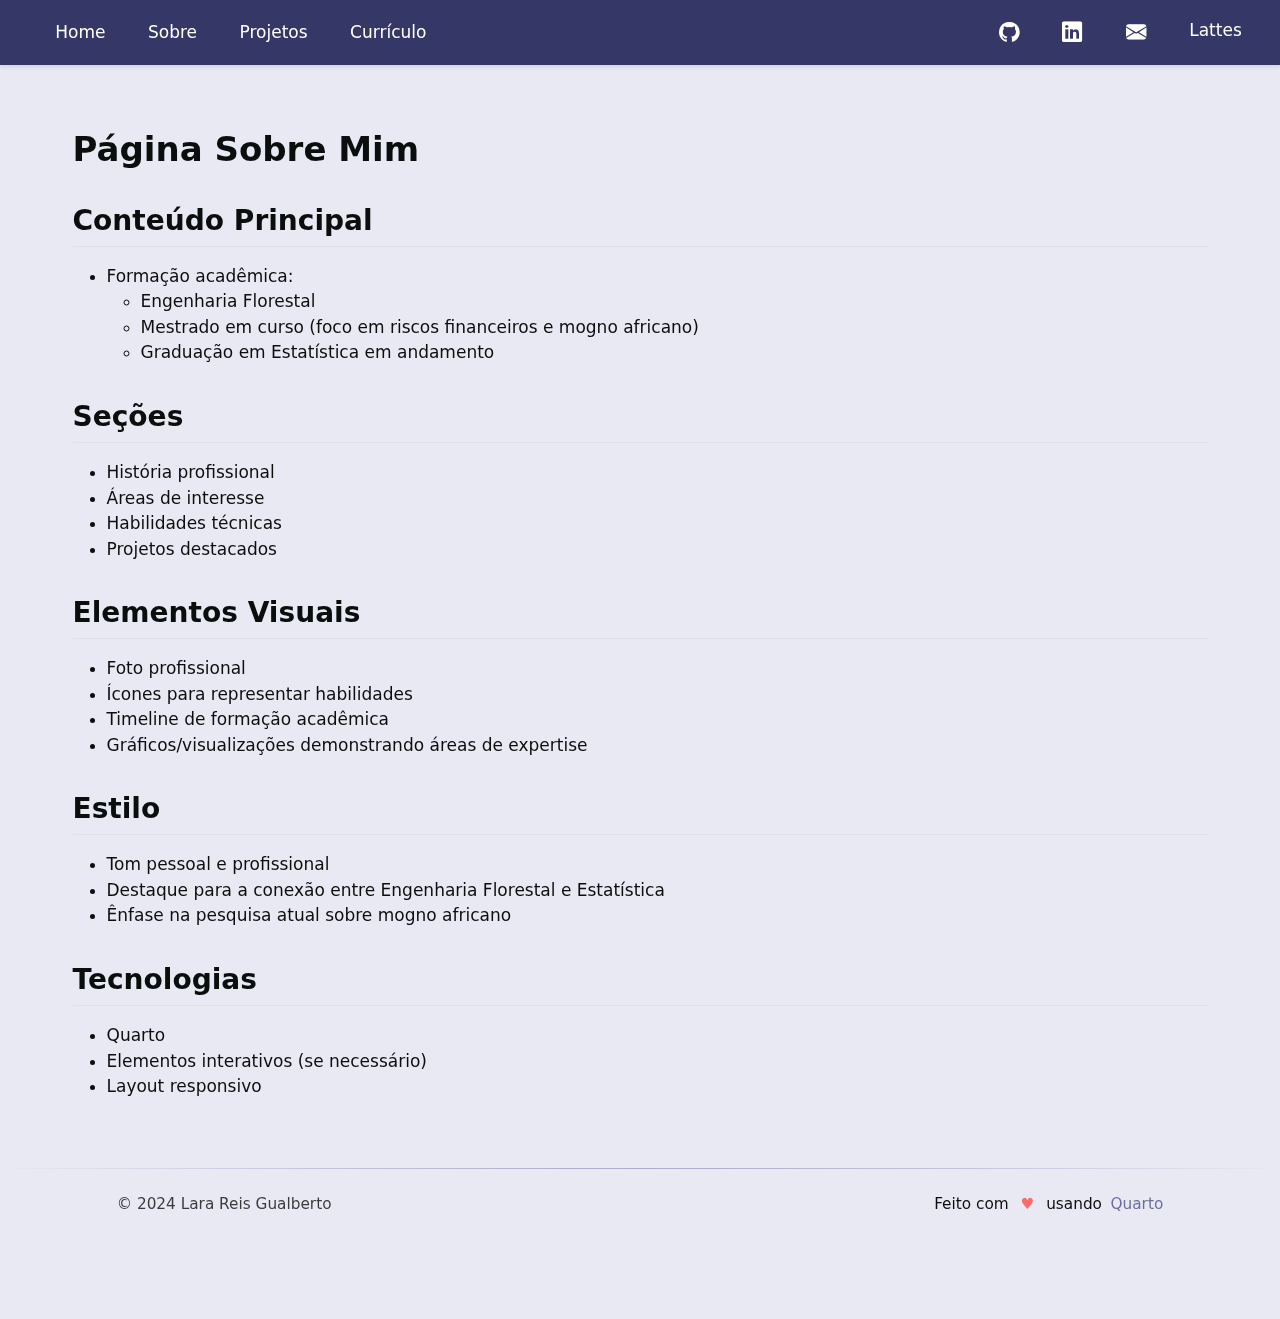
<file: docs/instructions/03-about.html>
<!DOCTYPE html>
<html xmlns="http://www.w3.org/1999/xhtml" lang="en" xml:lang="en"><head>

<meta charset="utf-8">
<meta name="generator" content="quarto-1.6.40">

<meta name="viewport" content="width=device-width, initial-scale=1.0, user-scalable=yes">


<title>about –  </title>
<style>
code{white-space: pre-wrap;}
span.smallcaps{font-variant: small-caps;}
div.columns{display: flex; gap: min(4vw, 1.5em);}
div.column{flex: auto; overflow-x: auto;}
div.hanging-indent{margin-left: 1.5em; text-indent: -1.5em;}
ul.task-list{list-style: none;}
ul.task-list li input[type="checkbox"] {
  width: 0.8em;
  margin: 0 0.8em 0.2em -1em; /* quarto-specific, see https://github.com/quarto-dev/quarto-cli/issues/4556 */ 
  vertical-align: middle;
}
</style>


<script src="../site_libs/quarto-nav/quarto-nav.js"></script>
<script src="../site_libs/quarto-nav/headroom.min.js"></script>
<script src="../site_libs/clipboard/clipboard.min.js"></script>
<script src="../site_libs/quarto-html/quarto.js"></script>
<script src="../site_libs/quarto-html/popper.min.js"></script>
<script src="../site_libs/quarto-html/tippy.umd.min.js"></script>
<script src="../site_libs/quarto-html/anchor.min.js"></script>
<link href="../site_libs/quarto-html/tippy.css" rel="stylesheet">
<link href="../site_libs/quarto-html/quarto-syntax-highlighting-549806ee2085284f45b00abea8c6df48.css" rel="stylesheet" id="quarto-text-highlighting-styles">
<script src="../site_libs/bootstrap/bootstrap.min.js"></script>
<link href="../site_libs/bootstrap/bootstrap-icons.css" rel="stylesheet">
<link href="../site_libs/bootstrap/bootstrap-680f34779c293994c6b29a9680d1af4e.min.css" rel="stylesheet" append-hash="true" id="quarto-bootstrap" data-mode="light">
<script id="quarto-search-options" type="application/json">{
  "language": {
    "search-no-results-text": "No results",
    "search-matching-documents-text": "matching documents",
    "search-copy-link-title": "Copy link to search",
    "search-hide-matches-text": "Hide additional matches",
    "search-more-match-text": "more match in this document",
    "search-more-matches-text": "more matches in this document",
    "search-clear-button-title": "Clear",
    "search-text-placeholder": "",
    "search-detached-cancel-button-title": "Cancel",
    "search-submit-button-title": "Submit",
    "search-label": "Search"
  }
}</script>


<link rel="stylesheet" href="../styles.css">
</head>

<body class="nav-fixed">

<div id="quarto-search-results"></div>
  <header id="quarto-header" class="headroom fixed-top">
    <nav class="navbar navbar-expand-lg " data-bs-theme="dark">
      <div class="navbar-container container-fluid">
      <div class="navbar-brand-container mx-auto">
    <a class="navbar-brand" href="../index.html">
    <span class="navbar-title"></span>
    </a>
  </div>
          <button class="navbar-toggler" type="button" data-bs-toggle="collapse" data-bs-target="#navbarCollapse" aria-controls="navbarCollapse" role="menu" aria-expanded="false" aria-label="Toggle navigation" onclick="if (window.quartoToggleHeadroom) { window.quartoToggleHeadroom(); }">
  <span class="navbar-toggler-icon"></span>
</button>
          <div class="collapse navbar-collapse" id="navbarCollapse">
            <ul class="navbar-nav navbar-nav-scroll me-auto">
  <li class="nav-item">
    <a class="nav-link" href="../index.html"> 
<span class="menu-text">Home</span></a>
  </li>  
  <li class="nav-item">
    <a class="nav-link" href="../about.html"> 
<span class="menu-text">Sobre</span></a>
  </li>  
  <li class="nav-item">
    <a class="nav-link" href="../projects.html"> 
<span class="menu-text">Projetos</span></a>
  </li>  
  <li class="nav-item">
    <a class="nav-link" href="../files/curriculo_lara.pdf"> 
<span class="menu-text">Currículo</span></a>
  </li>  
</ul>
            <ul class="navbar-nav navbar-nav-scroll ms-auto">
  <li class="nav-item compact">
    <a class="nav-link" href="https://github.com/http-la-ra-g"> <i class="bi bi-github" role="img" aria-label="GitHub">
</i> 
<span class="menu-text"></span></a>
  </li>  
  <li class="nav-item compact">
    <a class="nav-link" href="https://www.linkedin.com/in/lara-gualberto-5548b1215/"> <i class="bi bi-linkedin" role="img" aria-label="LinkedIn">
</i> 
<span class="menu-text"></span></a>
  </li>  
  <li class="nav-item compact">
    <a class="nav-link" href="mailto:larargualberto@hotmail.com"> <i class="bi bi-envelope-fill" role="img" aria-label="Email">
</i> 
<span class="menu-text"></span></a>
  </li>  
  <li class="nav-item">
    <a class="nav-link" href="https://buscatextual.cnpq.br/buscatextual/visualizacv.do?id=K2704885A5&amp;tokenCaptchar=[base64]"> 
<span class="menu-text">Lattes</span></a>
  </li>  
</ul>
          </div> <!-- /navcollapse -->
            <div class="quarto-navbar-tools">
</div>
      </div> <!-- /container-fluid -->
    </nav>
</header>
<!-- content -->
<div id="quarto-content" class="quarto-container page-columns page-rows-contents page-layout-full page-navbar">
<!-- sidebar -->
<!-- margin-sidebar -->
    
<!-- main -->
<main class="content column-page" id="quarto-document-content"><header id="title-block-header" class="quarto-title-block"></header>




<section id="página-sobre-mim" class="level1">
<h1>Página Sobre Mim</h1>
<section id="conteúdo-principal" class="level2">
<h2 class="anchored" data-anchor-id="conteúdo-principal">Conteúdo Principal</h2>
<ul>
<li>Formação acadêmica:
<ul>
<li>Engenharia Florestal</li>
<li>Mestrado em curso (foco em riscos financeiros e mogno africano)</li>
<li>Graduação em Estatística em andamento</li>
</ul></li>
</ul>
</section>
<section id="seções" class="level2">
<h2 class="anchored" data-anchor-id="seções">Seções</h2>
<ul>
<li>História profissional</li>
<li>Áreas de interesse</li>
<li>Habilidades técnicas</li>
<li>Projetos destacados</li>
</ul>
</section>
<section id="elementos-visuais" class="level2">
<h2 class="anchored" data-anchor-id="elementos-visuais">Elementos Visuais</h2>
<ul>
<li>Foto profissional</li>
<li>Ícones para representar habilidades</li>
<li>Timeline de formação acadêmica</li>
<li>Gráficos/visualizações demonstrando áreas de expertise</li>
</ul>
</section>
<section id="estilo" class="level2">
<h2 class="anchored" data-anchor-id="estilo">Estilo</h2>
<ul>
<li>Tom pessoal e profissional</li>
<li>Destaque para a conexão entre Engenharia Florestal e Estatística</li>
<li>Ênfase na pesquisa atual sobre mogno africano</li>
</ul>
</section>
<section id="tecnologias" class="level2">
<h2 class="anchored" data-anchor-id="tecnologias">Tecnologias</h2>
<ul>
<li>Quarto</li>
<li>Elementos interativos (se necessário)</li>
<li>Layout responsivo</li>
</ul>


</section>
</section>

<footer class="footer-section">
<div class="container">
<div class="footer-content">
<div class="footer-row">
<div class="footer-left">
© 2024 Lara Reis Gualberto
</div>
<div class="footer-right">
Feito com <span class="heart">♥</span> usando <a href="https://quarto.org" target="_blank">Quarto</a>
</div>
</div>
</div>
</div>
</footer></main> <!-- /main -->
<script id="quarto-html-after-body" type="application/javascript">
window.document.addEventListener("DOMContentLoaded", function (event) {
  const toggleBodyColorMode = (bsSheetEl) => {
    const mode = bsSheetEl.getAttribute("data-mode");
    const bodyEl = window.document.querySelector("body");
    if (mode === "dark") {
      bodyEl.classList.add("quarto-dark");
      bodyEl.classList.remove("quarto-light");
    } else {
      bodyEl.classList.add("quarto-light");
      bodyEl.classList.remove("quarto-dark");
    }
  }
  const toggleBodyColorPrimary = () => {
    const bsSheetEl = window.document.querySelector("link#quarto-bootstrap");
    if (bsSheetEl) {
      toggleBodyColorMode(bsSheetEl);
    }
  }
  toggleBodyColorPrimary();  
  const icon = "";
  const anchorJS = new window.AnchorJS();
  anchorJS.options = {
    placement: 'right',
    icon: icon
  };
  anchorJS.add('.anchored');
  const isCodeAnnotation = (el) => {
    for (const clz of el.classList) {
      if (clz.startsWith('code-annotation-')) {                     
        return true;
      }
    }
    return false;
  }
  const onCopySuccess = function(e) {
    // button target
    const button = e.trigger;
    // don't keep focus
    button.blur();
    // flash "checked"
    button.classList.add('code-copy-button-checked');
    var currentTitle = button.getAttribute("title");
    button.setAttribute("title", "Copied!");
    let tooltip;
    if (window.bootstrap) {
      button.setAttribute("data-bs-toggle", "tooltip");
      button.setAttribute("data-bs-placement", "left");
      button.setAttribute("data-bs-title", "Copied!");
      tooltip = new bootstrap.Tooltip(button, 
        { trigger: "manual", 
          customClass: "code-copy-button-tooltip",
          offset: [0, -8]});
      tooltip.show();    
    }
    setTimeout(function() {
      if (tooltip) {
        tooltip.hide();
        button.removeAttribute("data-bs-title");
        button.removeAttribute("data-bs-toggle");
        button.removeAttribute("data-bs-placement");
      }
      button.setAttribute("title", currentTitle);
      button.classList.remove('code-copy-button-checked');
    }, 1000);
    // clear code selection
    e.clearSelection();
  }
  const getTextToCopy = function(trigger) {
      const codeEl = trigger.previousElementSibling.cloneNode(true);
      for (const childEl of codeEl.children) {
        if (isCodeAnnotation(childEl)) {
          childEl.remove();
        }
      }
      return codeEl.innerText;
  }
  const clipboard = new window.ClipboardJS('.code-copy-button:not([data-in-quarto-modal])', {
    text: getTextToCopy
  });
  clipboard.on('success', onCopySuccess);
  if (window.document.getElementById('quarto-embedded-source-code-modal')) {
    const clipboardModal = new window.ClipboardJS('.code-copy-button[data-in-quarto-modal]', {
      text: getTextToCopy,
      container: window.document.getElementById('quarto-embedded-source-code-modal')
    });
    clipboardModal.on('success', onCopySuccess);
  }
    var localhostRegex = new RegExp(/^(?:http|https):\/\/localhost\:?[0-9]*\//);
    var mailtoRegex = new RegExp(/^mailto:/);
      var filterRegex = new RegExp('/' + window.location.host + '/');
    var isInternal = (href) => {
        return filterRegex.test(href) || localhostRegex.test(href) || mailtoRegex.test(href);
    }
    // Inspect non-navigation links and adorn them if external
 	var links = window.document.querySelectorAll('a[href]:not(.nav-link):not(.navbar-brand):not(.toc-action):not(.sidebar-link):not(.sidebar-item-toggle):not(.pagination-link):not(.no-external):not([aria-hidden]):not(.dropdown-item):not(.quarto-navigation-tool):not(.about-link)');
    for (var i=0; i<links.length; i++) {
      const link = links[i];
      if (!isInternal(link.href)) {
        // undo the damage that might have been done by quarto-nav.js in the case of
        // links that we want to consider external
        if (link.dataset.originalHref !== undefined) {
          link.href = link.dataset.originalHref;
        }
      }
    }
  function tippyHover(el, contentFn, onTriggerFn, onUntriggerFn) {
    const config = {
      allowHTML: true,
      maxWidth: 500,
      delay: 100,
      arrow: false,
      appendTo: function(el) {
          return el.parentElement;
      },
      interactive: true,
      interactiveBorder: 10,
      theme: 'quarto',
      placement: 'bottom-start',
    };
    if (contentFn) {
      config.content = contentFn;
    }
    if (onTriggerFn) {
      config.onTrigger = onTriggerFn;
    }
    if (onUntriggerFn) {
      config.onUntrigger = onUntriggerFn;
    }
    window.tippy(el, config); 
  }
  const noterefs = window.document.querySelectorAll('a[role="doc-noteref"]');
  for (var i=0; i<noterefs.length; i++) {
    const ref = noterefs[i];
    tippyHover(ref, function() {
      // use id or data attribute instead here
      let href = ref.getAttribute('data-footnote-href') || ref.getAttribute('href');
      try { href = new URL(href).hash; } catch {}
      const id = href.replace(/^#\/?/, "");
      const note = window.document.getElementById(id);
      if (note) {
        return note.innerHTML;
      } else {
        return "";
      }
    });
  }
  const xrefs = window.document.querySelectorAll('a.quarto-xref');
  const processXRef = (id, note) => {
    // Strip column container classes
    const stripColumnClz = (el) => {
      el.classList.remove("page-full", "page-columns");
      if (el.children) {
        for (const child of el.children) {
          stripColumnClz(child);
        }
      }
    }
    stripColumnClz(note)
    if (id === null || id.startsWith('sec-')) {
      // Special case sections, only their first couple elements
      const container = document.createElement("div");
      if (note.children && note.children.length > 2) {
        container.appendChild(note.children[0].cloneNode(true));
        for (let i = 1; i < note.children.length; i++) {
          const child = note.children[i];
          if (child.tagName === "P" && child.innerText === "") {
            continue;
          } else {
            container.appendChild(child.cloneNode(true));
            break;
          }
        }
        if (window.Quarto?.typesetMath) {
          window.Quarto.typesetMath(container);
        }
        return container.innerHTML
      } else {
        if (window.Quarto?.typesetMath) {
          window.Quarto.typesetMath(note);
        }
        return note.innerHTML;
      }
    } else {
      // Remove any anchor links if they are present
      const anchorLink = note.querySelector('a.anchorjs-link');
      if (anchorLink) {
        anchorLink.remove();
      }
      if (window.Quarto?.typesetMath) {
        window.Quarto.typesetMath(note);
      }
      if (note.classList.contains("callout")) {
        return note.outerHTML;
      } else {
        return note.innerHTML;
      }
    }
  }
  for (var i=0; i<xrefs.length; i++) {
    const xref = xrefs[i];
    tippyHover(xref, undefined, function(instance) {
      instance.disable();
      let url = xref.getAttribute('href');
      let hash = undefined; 
      if (url.startsWith('#')) {
        hash = url;
      } else {
        try { hash = new URL(url).hash; } catch {}
      }
      if (hash) {
        const id = hash.replace(/^#\/?/, "");
        const note = window.document.getElementById(id);
        if (note !== null) {
          try {
            const html = processXRef(id, note.cloneNode(true));
            instance.setContent(html);
          } finally {
            instance.enable();
            instance.show();
          }
        } else {
          // See if we can fetch this
          fetch(url.split('#')[0])
          .then(res => res.text())
          .then(html => {
            const parser = new DOMParser();
            const htmlDoc = parser.parseFromString(html, "text/html");
            const note = htmlDoc.getElementById(id);
            if (note !== null) {
              const html = processXRef(id, note);
              instance.setContent(html);
            } 
          }).finally(() => {
            instance.enable();
            instance.show();
          });
        }
      } else {
        // See if we can fetch a full url (with no hash to target)
        // This is a special case and we should probably do some content thinning / targeting
        fetch(url)
        .then(res => res.text())
        .then(html => {
          const parser = new DOMParser();
          const htmlDoc = parser.parseFromString(html, "text/html");
          const note = htmlDoc.querySelector('main.content');
          if (note !== null) {
            // This should only happen for chapter cross references
            // (since there is no id in the URL)
            // remove the first header
            if (note.children.length > 0 && note.children[0].tagName === "HEADER") {
              note.children[0].remove();
            }
            const html = processXRef(null, note);
            instance.setContent(html);
          } 
        }).finally(() => {
          instance.enable();
          instance.show();
        });
      }
    }, function(instance) {
    });
  }
      let selectedAnnoteEl;
      const selectorForAnnotation = ( cell, annotation) => {
        let cellAttr = 'data-code-cell="' + cell + '"';
        let lineAttr = 'data-code-annotation="' +  annotation + '"';
        const selector = 'span[' + cellAttr + '][' + lineAttr + ']';
        return selector;
      }
      const selectCodeLines = (annoteEl) => {
        const doc = window.document;
        const targetCell = annoteEl.getAttribute("data-target-cell");
        const targetAnnotation = annoteEl.getAttribute("data-target-annotation");
        const annoteSpan = window.document.querySelector(selectorForAnnotation(targetCell, targetAnnotation));
        const lines = annoteSpan.getAttribute("data-code-lines").split(",");
        const lineIds = lines.map((line) => {
          return targetCell + "-" + line;
        })
        let top = null;
        let height = null;
        let parent = null;
        if (lineIds.length > 0) {
            //compute the position of the single el (top and bottom and make a div)
            const el = window.document.getElementById(lineIds[0]);
            top = el.offsetTop;
            height = el.offsetHeight;
            parent = el.parentElement.parentElement;
          if (lineIds.length > 1) {
            const lastEl = window.document.getElementById(lineIds[lineIds.length - 1]);
            const bottom = lastEl.offsetTop + lastEl.offsetHeight;
            height = bottom - top;
          }
          if (top !== null && height !== null && parent !== null) {
            // cook up a div (if necessary) and position it 
            let div = window.document.getElementById("code-annotation-line-highlight");
            if (div === null) {
              div = window.document.createElement("div");
              div.setAttribute("id", "code-annotation-line-highlight");
              div.style.position = 'absolute';
              parent.appendChild(div);
            }
            div.style.top = top - 2 + "px";
            div.style.height = height + 4 + "px";
            div.style.left = 0;
            let gutterDiv = window.document.getElementById("code-annotation-line-highlight-gutter");
            if (gutterDiv === null) {
              gutterDiv = window.document.createElement("div");
              gutterDiv.setAttribute("id", "code-annotation-line-highlight-gutter");
              gutterDiv.style.position = 'absolute';
              const codeCell = window.document.getElementById(targetCell);
              const gutter = codeCell.querySelector('.code-annotation-gutter');
              gutter.appendChild(gutterDiv);
            }
            gutterDiv.style.top = top - 2 + "px";
            gutterDiv.style.height = height + 4 + "px";
          }
          selectedAnnoteEl = annoteEl;
        }
      };
      const unselectCodeLines = () => {
        const elementsIds = ["code-annotation-line-highlight", "code-annotation-line-highlight-gutter"];
        elementsIds.forEach((elId) => {
          const div = window.document.getElementById(elId);
          if (div) {
            div.remove();
          }
        });
        selectedAnnoteEl = undefined;
      };
        // Handle positioning of the toggle
    window.addEventListener(
      "resize",
      throttle(() => {
        elRect = undefined;
        if (selectedAnnoteEl) {
          selectCodeLines(selectedAnnoteEl);
        }
      }, 10)
    );
    function throttle(fn, ms) {
    let throttle = false;
    let timer;
      return (...args) => {
        if(!throttle) { // first call gets through
            fn.apply(this, args);
            throttle = true;
        } else { // all the others get throttled
            if(timer) clearTimeout(timer); // cancel #2
            timer = setTimeout(() => {
              fn.apply(this, args);
              timer = throttle = false;
            }, ms);
        }
      };
    }
      // Attach click handler to the DT
      const annoteDls = window.document.querySelectorAll('dt[data-target-cell]');
      for (const annoteDlNode of annoteDls) {
        annoteDlNode.addEventListener('click', (event) => {
          const clickedEl = event.target;
          if (clickedEl !== selectedAnnoteEl) {
            unselectCodeLines();
            const activeEl = window.document.querySelector('dt[data-target-cell].code-annotation-active');
            if (activeEl) {
              activeEl.classList.remove('code-annotation-active');
            }
            selectCodeLines(clickedEl);
            clickedEl.classList.add('code-annotation-active');
          } else {
            // Unselect the line
            unselectCodeLines();
            clickedEl.classList.remove('code-annotation-active');
          }
        });
      }
  const findCites = (el) => {
    const parentEl = el.parentElement;
    if (parentEl) {
      const cites = parentEl.dataset.cites;
      if (cites) {
        return {
          el,
          cites: cites.split(' ')
        };
      } else {
        return findCites(el.parentElement)
      }
    } else {
      return undefined;
    }
  };
  var bibliorefs = window.document.querySelectorAll('a[role="doc-biblioref"]');
  for (var i=0; i<bibliorefs.length; i++) {
    const ref = bibliorefs[i];
    const citeInfo = findCites(ref);
    if (citeInfo) {
      tippyHover(citeInfo.el, function() {
        var popup = window.document.createElement('div');
        citeInfo.cites.forEach(function(cite) {
          var citeDiv = window.document.createElement('div');
          citeDiv.classList.add('hanging-indent');
          citeDiv.classList.add('csl-entry');
          var biblioDiv = window.document.getElementById('ref-' + cite);
          if (biblioDiv) {
            citeDiv.innerHTML = biblioDiv.innerHTML;
          }
          popup.appendChild(citeDiv);
        });
        return popup.innerHTML;
      });
    }
  }
});
</script>
</div> <!-- /content -->




</body></html>
</file>
<file: docs/site_libs/quarto-html/tippy.css>
.tippy-box[data-animation=fade][data-state=hidden]{opacity:0}[data-tippy-root]{max-width:calc(100vw - 10px)}.tippy-box{position:relative;background-color:#333;color:#fff;border-radius:4px;font-size:14px;line-height:1.4;white-space:normal;outline:0;transition-property:transform,visibility,opacity}.tippy-box[data-placement^=top]>.tippy-arrow{bottom:0}.tippy-box[data-placement^=top]>.tippy-arrow:before{bottom:-7px;left:0;border-width:8px 8px 0;border-top-color:initial;transform-origin:center top}.tippy-box[data-placement^=bottom]>.tippy-arrow{top:0}.tippy-box[data-placement^=bottom]>.tippy-arrow:before{top:-7px;left:0;border-width:0 8px 8px;border-bottom-color:initial;transform-origin:center bottom}.tippy-box[data-placement^=left]>.tippy-arrow{right:0}.tippy-box[data-placement^=left]>.tippy-arrow:before{border-width:8px 0 8px 8px;border-left-color:initial;right:-7px;transform-origin:center left}.tippy-box[data-placement^=right]>.tippy-arrow{left:0}.tippy-box[data-placement^=right]>.tippy-arrow:before{left:-7px;border-width:8px 8px 8px 0;border-right-color:initial;transform-origin:center right}.tippy-box[data-inertia][data-state=visible]{transition-timing-function:cubic-bezier(.54,1.5,.38,1.11)}.tippy-arrow{width:16px;height:16px;color:#333}.tippy-arrow:before{content:"";position:absolute;border-color:transparent;border-style:solid}.tippy-content{position:relative;padding:5px 9px;z-index:1}
</file>
<file: docs/site_libs/quarto-html/quarto-syntax-highlighting-549806ee2085284f45b00abea8c6df48.css>
/* quarto syntax highlight colors */
:root {
  --quarto-hl-ot-color: #003B4F;
  --quarto-hl-at-color: #657422;
  --quarto-hl-ss-color: #20794D;
  --quarto-hl-an-color: #5E5E5E;
  --quarto-hl-fu-color: #4758AB;
  --quarto-hl-st-color: #20794D;
  --quarto-hl-cf-color: #003B4F;
  --quarto-hl-op-color: #5E5E5E;
  --quarto-hl-er-color: #AD0000;
  --quarto-hl-bn-color: #AD0000;
  --quarto-hl-al-color: #AD0000;
  --quarto-hl-va-color: #111111;
  --quarto-hl-bu-color: inherit;
  --quarto-hl-ex-color: inherit;
  --quarto-hl-pp-color: #AD0000;
  --quarto-hl-in-color: #5E5E5E;
  --quarto-hl-vs-color: #20794D;
  --quarto-hl-wa-color: #5E5E5E;
  --quarto-hl-do-color: #5E5E5E;
  --quarto-hl-im-color: #00769E;
  --quarto-hl-ch-color: #20794D;
  --quarto-hl-dt-color: #AD0000;
  --quarto-hl-fl-color: #AD0000;
  --quarto-hl-co-color: #5E5E5E;
  --quarto-hl-cv-color: #5E5E5E;
  --quarto-hl-cn-color: #8f5902;
  --quarto-hl-sc-color: #5E5E5E;
  --quarto-hl-dv-color: #AD0000;
  --quarto-hl-kw-color: #003B4F;
}

/* other quarto variables */
:root {
  --quarto-font-monospace: SFMono-Regular, Menlo, Monaco, Consolas, "Liberation Mono", "Courier New", monospace;
}

pre > code.sourceCode > span {
  color: #003B4F;
}

code span {
  color: #003B4F;
}

code.sourceCode > span {
  color: #003B4F;
}

div.sourceCode,
div.sourceCode pre.sourceCode {
  color: #003B4F;
}

code span.ot {
  color: #003B4F;
  font-style: inherit;
}

code span.at {
  color: #657422;
  font-style: inherit;
}

code span.ss {
  color: #20794D;
  font-style: inherit;
}

code span.an {
  color: #5E5E5E;
  font-style: inherit;
}

code span.fu {
  color: #4758AB;
  font-style: inherit;
}

code span.st {
  color: #20794D;
  font-style: inherit;
}

code span.cf {
  color: #003B4F;
  font-weight: bold;
  font-style: inherit;
}

code span.op {
  color: #5E5E5E;
  font-style: inherit;
}

code span.er {
  color: #AD0000;
  font-style: inherit;
}

code span.bn {
  color: #AD0000;
  font-style: inherit;
}

code span.al {
  color: #AD0000;
  font-style: inherit;
}

code span.va {
  color: #111111;
  font-style: inherit;
}

code span.bu {
  font-style: inherit;
}

code span.ex {
  font-style: inherit;
}

code span.pp {
  color: #AD0000;
  font-style: inherit;
}

code span.in {
  color: #5E5E5E;
  font-style: inherit;
}

code span.vs {
  color: #20794D;
  font-style: inherit;
}

code span.wa {
  color: #5E5E5E;
  font-style: italic;
}

code span.do {
  color: #5E5E5E;
  font-style: italic;
}

code span.im {
  color: #00769E;
  font-style: inherit;
}

code span.ch {
  color: #20794D;
  font-style: inherit;
}

code span.dt {
  color: #AD0000;
  font-style: inherit;
}

code span.fl {
  color: #AD0000;
  font-style: inherit;
}

code span.co {
  color: #5E5E5E;
  font-style: inherit;
}

code span.cv {
  color: #5E5E5E;
  font-style: italic;
}

code span.cn {
  color: #8f5902;
  font-style: inherit;
}

code span.sc {
  color: #5E5E5E;
  font-style: inherit;
}

code span.dv {
  color: #AD0000;
  font-style: inherit;
}

code span.kw {
  color: #003B4F;
  font-weight: bold;
  font-style: inherit;
}

.prevent-inlining {
  content: "</";
}

/*# sourceMappingURL=ae99138f4fbc2fb4c9f5e5cd69c22459.css.map */
</file>
<file: docs/styles.css>
/* css styles */

/* Estilos gerais */
body {
  font-family: 'Segoe UI', system-ui, -apple-system, sans-serif;
}

/* Removendo backgrounds e divisões */
.container,
.container-fluid,
.container-xxl,
.container-xl,
.container-lg,
.container-md,
.container-sm,
main,
.content,
.page-columns,
.content-block,
.quarto-title-block {
  background: transparent !important;
  border: none !important;
  box-shadow: none !important;
}

/* Containers e cards devem ser transparentes por padrão */
.project-card, 
.feature-card,
.skills-grid li,
.hero-section,
.footer-section {
  background: transparent;
}

/* Estilo dos títulos */
h1, h2, h3 {
  color: #0A0F0D;
}

.project-card h2 {
  font-size: 1.5rem;
  margin-bottom: 1rem;
  color: #0A0F0D;
}

/* Estilo dos botões */
.btn {
  border-radius: 25px;
  text-transform: uppercase;
  font-size: 0.9rem;
  font-weight: 500;
  padding: 0.5rem 1.2rem;
  transition: all 0.2s ease;
}

.btn-primary {
  background-color: #6C6EA0;
  border: none;
}

.btn-primary:hover {
  background-color: #5a5c8a;
  transform: translateY(-2px);
}

/* Descrição do projeto */
.project-description {
  color: #0A0F0D;
  margin: 1rem 0;
  line-height: 1.6;
}

/* Links */
a {
  color: #6C6EA0;
  text-decoration: none;
}

a:hover {
  color: #5a5c8a;
}

/* Navbar personalizada */
.navbar {
  background-color: #0A0F0D;
}

.navbar-brand, .nav-link {
  color: #FFFFFF !important;
}

.nav-link:hover {
  color: #C1CAD6 !important;
}

/* Cards */
.project-card {
  height: 100%;
  padding: 2rem;
  border-radius: 1rem;
  background: rgba(255, 255, 255, 0.5);
  backdrop-filter: blur(10px);
  display: flex;
  flex-direction: column;
}

.project-card:hover {
  transform: translateY(-4px);
}

/* Card Header */
.card-header {
  margin-bottom: 1rem;
}

.card-header h2 {
  font-size: 1.5rem;
  margin: 1rem 0;
  color: #0A0F0D;
}

.tag-list {
  display: flex;
  flex-wrap: wrap;
  gap: 0.5rem;
}

.tag {
  background: #f0f0f0;
  padding: 0.25rem 0.75rem;
  border-radius: 1rem;
  font-size: 0.875rem;
  color: #666;
}

/* Card Body */
.card-body {
  display: flex;
  flex-direction: column;
  flex-grow: 1;
}

.project-description {
  margin-bottom: 1rem;
}

.features-list {
  padding-left: 1.5rem;
  margin: 0;
  flex-grow: 1;
  display: flex;
  flex-direction: column;
}

.features-list li {
  margin-bottom: 0.5rem;
  color: #666;
}

/* Card Footer */
.card-footer {
  margin-top: auto;
}

.button-container {
  display: flex;
  gap: 1rem;
}

.button-container .btn {
  flex: 1;
}

.btn-primary {
  background-color: #6C6EA0;
  color: white;
  border: none;
}

.btn-secondary {
  background-color: transparent;
  color: #6C6EA0;
  border: 1px solid #6C6EA0;
}

.btn:hover {
  transform: translateY(-2px);
}

.btn-primary:hover {
  background-color: #5a5c8a;
}

.btn-secondary:hover {
  background-color: rgba(108, 110, 160, 0.1);
}

/* Responsividade */
@media (max-width: 768px) {
  .button-container {
    flex-direction: column;
  }
  
  .button-container .btn {
    width: 100%;
  }
}

/* Hero Section */
.hero-section {
  text-align: center;
  padding: 2rem;
  margin: 0;
  min-height: 80vh;
  display: flex;
  flex-direction: column;
  justify-content: center;
  align-items: center;
  width: 100%;
  max-width: none;
}

.hero-content {
  background: rgba(255, 255, 255, 0.9);
  backdrop-filter: blur(10px);
  padding: 2.5rem;
  border-radius: 1.5rem;
  box-shadow: 0 8px 32px rgba(0, 0, 0, 0.1);
  max-width: 800px;
  width: 100%;
  margin: 0 auto;
}

.hero-title {
  font-size: 3.5rem;
  font-weight: 700;
  margin-bottom: 1.5rem;
  color: #2c3e50;
  line-height: 1.2;
}

.hero-text {
  font-size: 1.2rem;
  margin: 1.5rem auto;
  line-height: 1.6;
  color: #2c3e50;
}

.hero-buttons {
  margin-top: 2rem;
  display: flex;
  gap: 1rem;
  justify-content: center;
  flex-wrap: wrap;
}

.hero-buttons .btn {
  margin: 0;
  padding: 0.75rem 1.5rem;
  font-weight: 500;
  min-width: 150px;
}

.lead {
  font-size: 1.2rem;
  max-width: 800px;
  margin: 0 auto;
  line-height: 1.6;
  color: #2c3e50;
}

/* Feature Cards */
.feature-card {
  padding: 2rem;
  border-radius: 0.5rem;
  transition: transform 0.3s ease;
}

.feature-card:hover {
  transform: translateY(-5px);
}

.feature-card h3 {
  color: #2c3e50;
  margin-bottom: 1rem;
}

/* About Page */
.about-header {
  padding: 2rem 0;
  display: flex;
  align-items: center;
}

.about-header .header-text {
  display: flex;
  flex-direction: column;
  justify-content: center;
  padding-right: 2rem;
}

.about-header .header-title {
  margin-bottom: 1.5rem;
  font-size: 2.2rem;
  line-height: 1.2;
  font-weight: 600;
}

.about-header .lead {
  font-size: 1.5rem;
  line-height: 1.6;
  color: #4a5568;
}

.about-header .header-image {
  display: flex;
  justify-content: center;
  align-items: center;
}

.about-header img {
  max-width: 280px;
  width: 100%;
  height: auto;
  border-radius: 50%;
  box-shadow: 0 4px 20px rgba(0, 0, 0, 0.1);
}

.timeline {
  border-left: 3px solid #3498db;
  padding-left: 2rem;
  margin-left: 1rem;
}

.timeline h3 {
  color: #2c3e50;
  margin-bottom: 0.5rem;
}

.skills-grid {
  display: grid;
  grid-template-columns: repeat(auto-fit, minmax(120px, 1fr));
  gap: 1rem;
  margin-top: 1rem;
}

.skills-grid li {
  background: #f8f9fa;
  padding: 0.5rem 1rem;
  border-radius: 0.25rem;
  text-align: center;
  list-style: none;
}

.features-list {
  margin: 1rem 0;
  padding-left: 1.5rem;
  flex: 1;
}

.features-list li {
  margin-bottom: 0.5rem;
  color: #666;
}

/* Responsive Adjustments */
@media (max-width: 768px) {
  .hero-content {
    padding: 2rem 1rem;
  }
  
  .hero-title {
    font-size: 2.5rem;
  }
  
  .hero-buttons {
    flex-direction: column;
    align-items: stretch;
  }
  
  .hero-buttons .btn {
    width: 100%;
    margin: 0.5rem 0;
  }
  
  .project-card {
    margin-bottom: 1.5rem;
  }
  
  .button-container {
    flex-direction: column;
  }
  
  .button-container .btn {
    width: 100%;
  }
  
  .about-header {
    text-align: center;
    padding: 1rem 0;
  }
  
  .about-header .header-text {
    padding-right: 0;
    margin-bottom: 2rem;
  }
  
  .about-header h1 {
    font-size: 3rem;
  }
  
  .about-header img {
    max-width: 250px;
  }
}

/* CV Styles */
.cv-header {
  text-align: center;
  margin-bottom: 3rem;
}

.contact-info {
  margin: 1rem 0;
  font-size: 1.1rem;
}

.social-icon {
  width: 20px;
  height: 20px;
  margin: 0 0.5rem;
  vertical-align: middle;
}

.cv-download {
  margin-top: 1.5rem;
}

.cv-section {
  margin-bottom: 3rem;
}

.cv-section h2 {
  color: #2c3e50;
  border-bottom: 2px solid #e9ecef;
  padding-bottom: 0.5rem;
  margin-bottom: 1.5rem;
}

.experience-item {
  margin-bottom: 2rem;
}

.experience-item h3 {
  color: #2c3e50;
  margin-bottom: 0.5rem;
}

.experience-item strong {
  color: #6c757d;
}

.skills-grid {
  display: grid;
  grid-template-columns: repeat(auto-fit, minmax(200px, 1fr));
  gap: 2rem;
  margin-top: 1.5rem;
}

.skills-category h3 {
  color: #2c3e50;
  margin-bottom: 1rem;
  font-size: 1.2rem;
}

.skills-category ul {
  list-style: none;
  padding: 0;
}

.skills-category li {
  margin-bottom: 0.5rem;
  color: #495057;
}

.courses-grid {
  display: grid;
  grid-template-columns: repeat(auto-fit, minmax(250px, 1fr));
  gap: 2rem;
}

.courses-grid h3 {
  color: #2c3e50;
  margin-bottom: 1rem;
  font-size: 1.2rem;
}

.courses-grid ul {
  list-style: none;
  padding: 0;
}

.courses-grid li {
  margin-bottom: 0.5rem;
  color: #495057;
}

@media (max-width: 768px) {
  .skills-grid,
  .courses-grid {
    grid-template-columns: 1fr;
    gap: 1.5rem;
  }
  
  .cv-header h1 {
    font-size: 2rem;
  }
}

/* Social Links */
.social-links {
  display: flex;
  justify-content: center;
  gap: 1.5rem;
  margin: 1.5rem 0;
}

.social-icon {
  width: 24px;
  height: 24px;
  transition: transform 0.2s ease;
  opacity: 0.8;
}

.social-icon:hover {
  transform: translateY(-2px);
  opacity: 1;
}

/* Feature Icons */
.feature-icon {
  width: 48px;
  height: 48px;
  margin-bottom: 1rem;
  opacity: 0.8;
}

.feature-card:hover .feature-icon {
  opacity: 1;
}

/* Footer Section */
.footer-section {
  color: #0A0F0D;
  padding: 1.5rem 0;
  margin-top: 4rem;
  width: 100vw;
  position: relative;
  left: 50%;
  right: 50%;
  margin-left: -50vw;
  margin-right: -50vw;
  box-sizing: border-box;
  overflow: hidden;
}

/* Separador elegante */
.footer-section::before {
  content: '';
  position: absolute;
  top: 0;
  left: 0;
  width: 100%;
  height: 1px;
  background: linear-gradient(
    to right,
    transparent,
    rgba(108, 110, 160, 0.3),
    rgba(108, 110, 160, 0.5),
    rgba(108, 110, 160, 0.3),
    transparent
  );
}

/* Container do conteúdo do footer */
.footer-content {
  max-width: 1400px;
  width: 100%;
  margin: 0 auto;
  padding: 0 2rem;
  box-sizing: border-box;
}

/* Sobrescrevendo os estilos do Quarto */
.footer-section .page-columns {
  display: block !important;
  margin: 0 !important;
  max-width: none !important;
  padding: 0 !important;
}

.footer-section .page-column {
  display: none !important;
}

.footer-section .page-column.page-col-main {
  display: block !important;
  width: 100% !important;
  margin: 0 !important;
  padding: 0 !important;
}

.footer-row {
  display: flex;
  justify-content: space-between;
  align-items: center;
  color: #0A0F0D;
  font-size: 0.9rem;
}

.footer-left {
  opacity: 0.8;
}

.footer-right {
  display: flex;
  align-items: center;
  gap: 0.5rem;
}

.footer-right a {
  color: #6C6EA0;
  text-decoration: none;
  transition: color 0.2s ease;
}

.footer-right a:hover {
  color: #353866;
}

.heart {
  color: #ff6b6b;
  display: inline-block;
  margin: 0 0.2rem;
  animation: heartbeat 1.5s ease infinite;
}

@keyframes heartbeat {
  0% { transform: scale(1); }
  50% { transform: scale(1.1); }
  100% { transform: scale(1); }
}

@media (max-width: 768px) {
  .footer-section {
    padding: 1rem 0;
    margin-top: 3rem;
  }
  
  .footer-content {
    padding: 0 1rem;
  }
  
  .footer-row {
    flex-direction: column;
    gap: 0.5rem;
    text-align: center;
  }
}

/* Home Page */
.home-page {
  min-height: 100vh;
  margin: 0;
  padding: 0;
  background: transparent;
  display: flex;
  flex-direction: column;
}

.rounded-circle {
  border-radius: 50%;
}

/* Container principal para o conteúdo das páginas */
.content-block {
  max-width: 1400px;
  margin: 0 auto;
  padding: 0 2rem;
  box-sizing: border-box;
}

/* Ajuste responsivo */
@media (max-width: 768px) {
  .content-block,
  .footer-content {
    padding: 0 1rem;
  }
}
</file>
